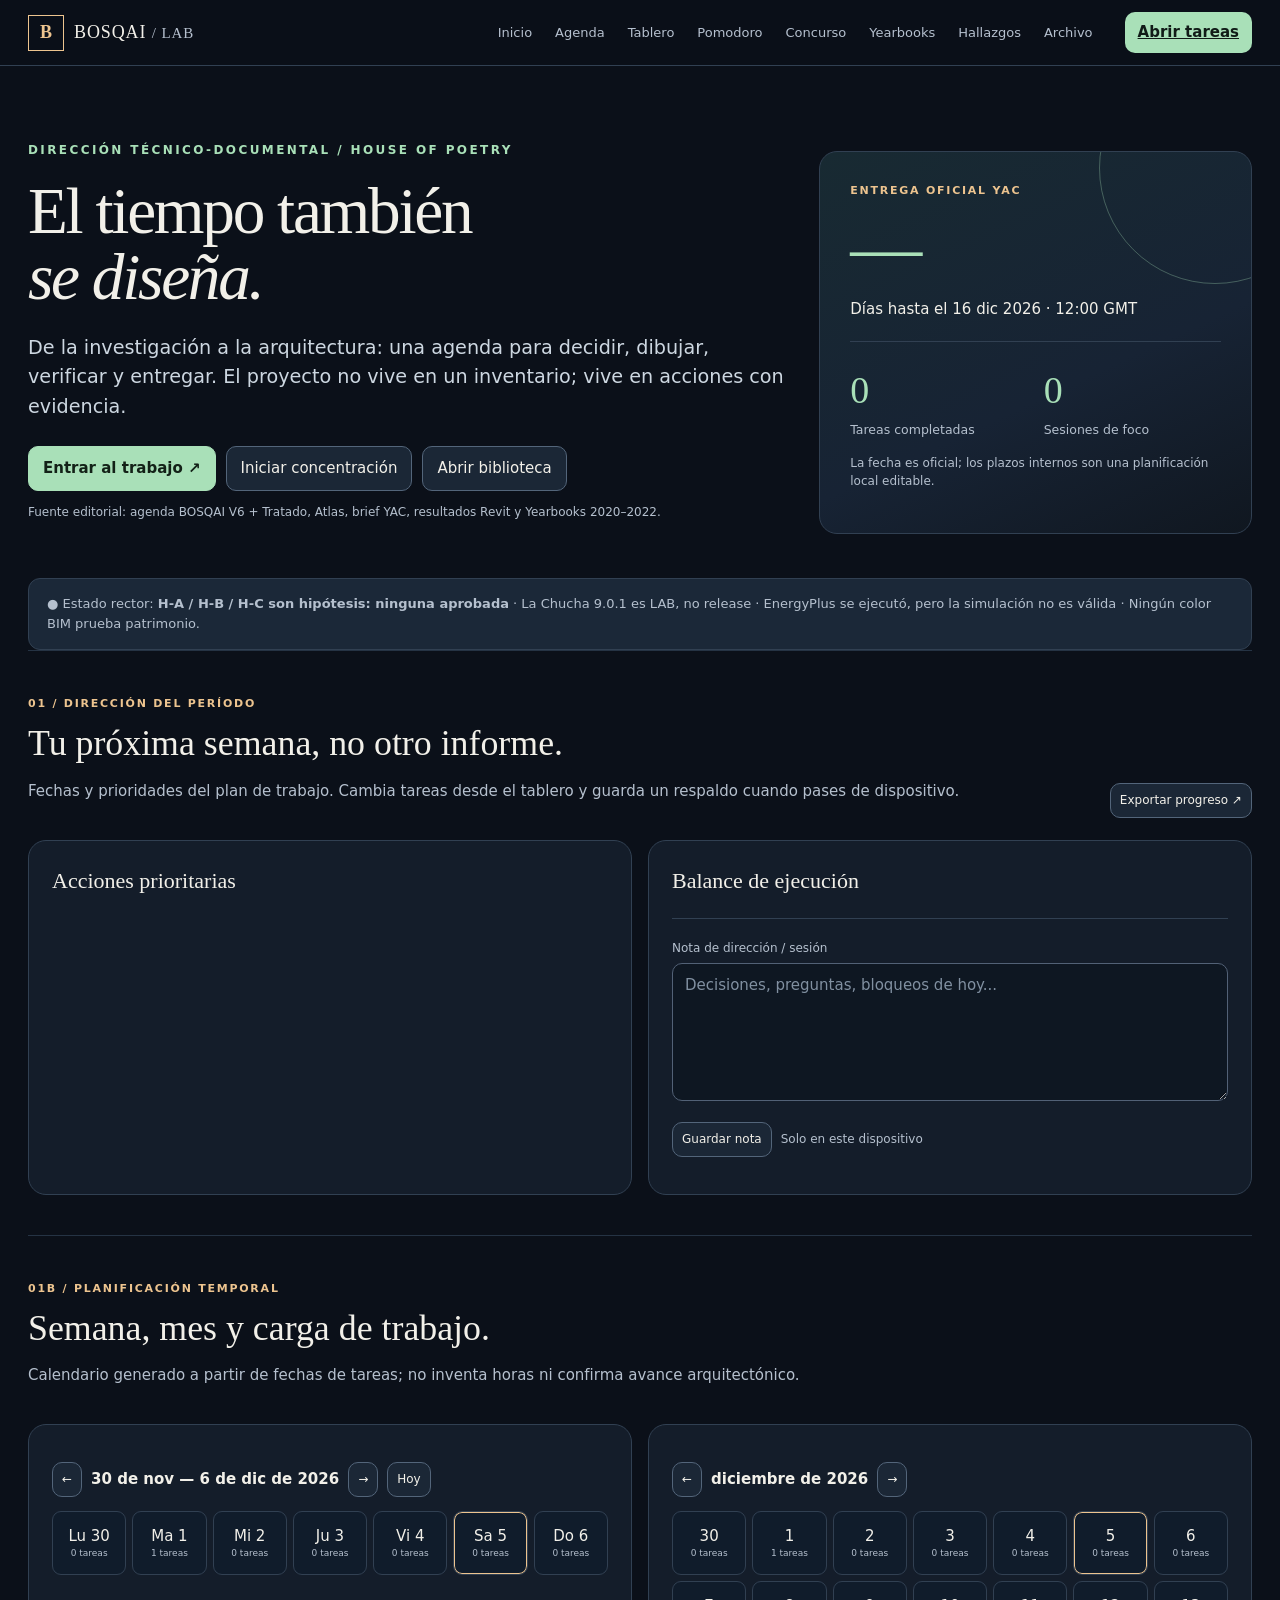
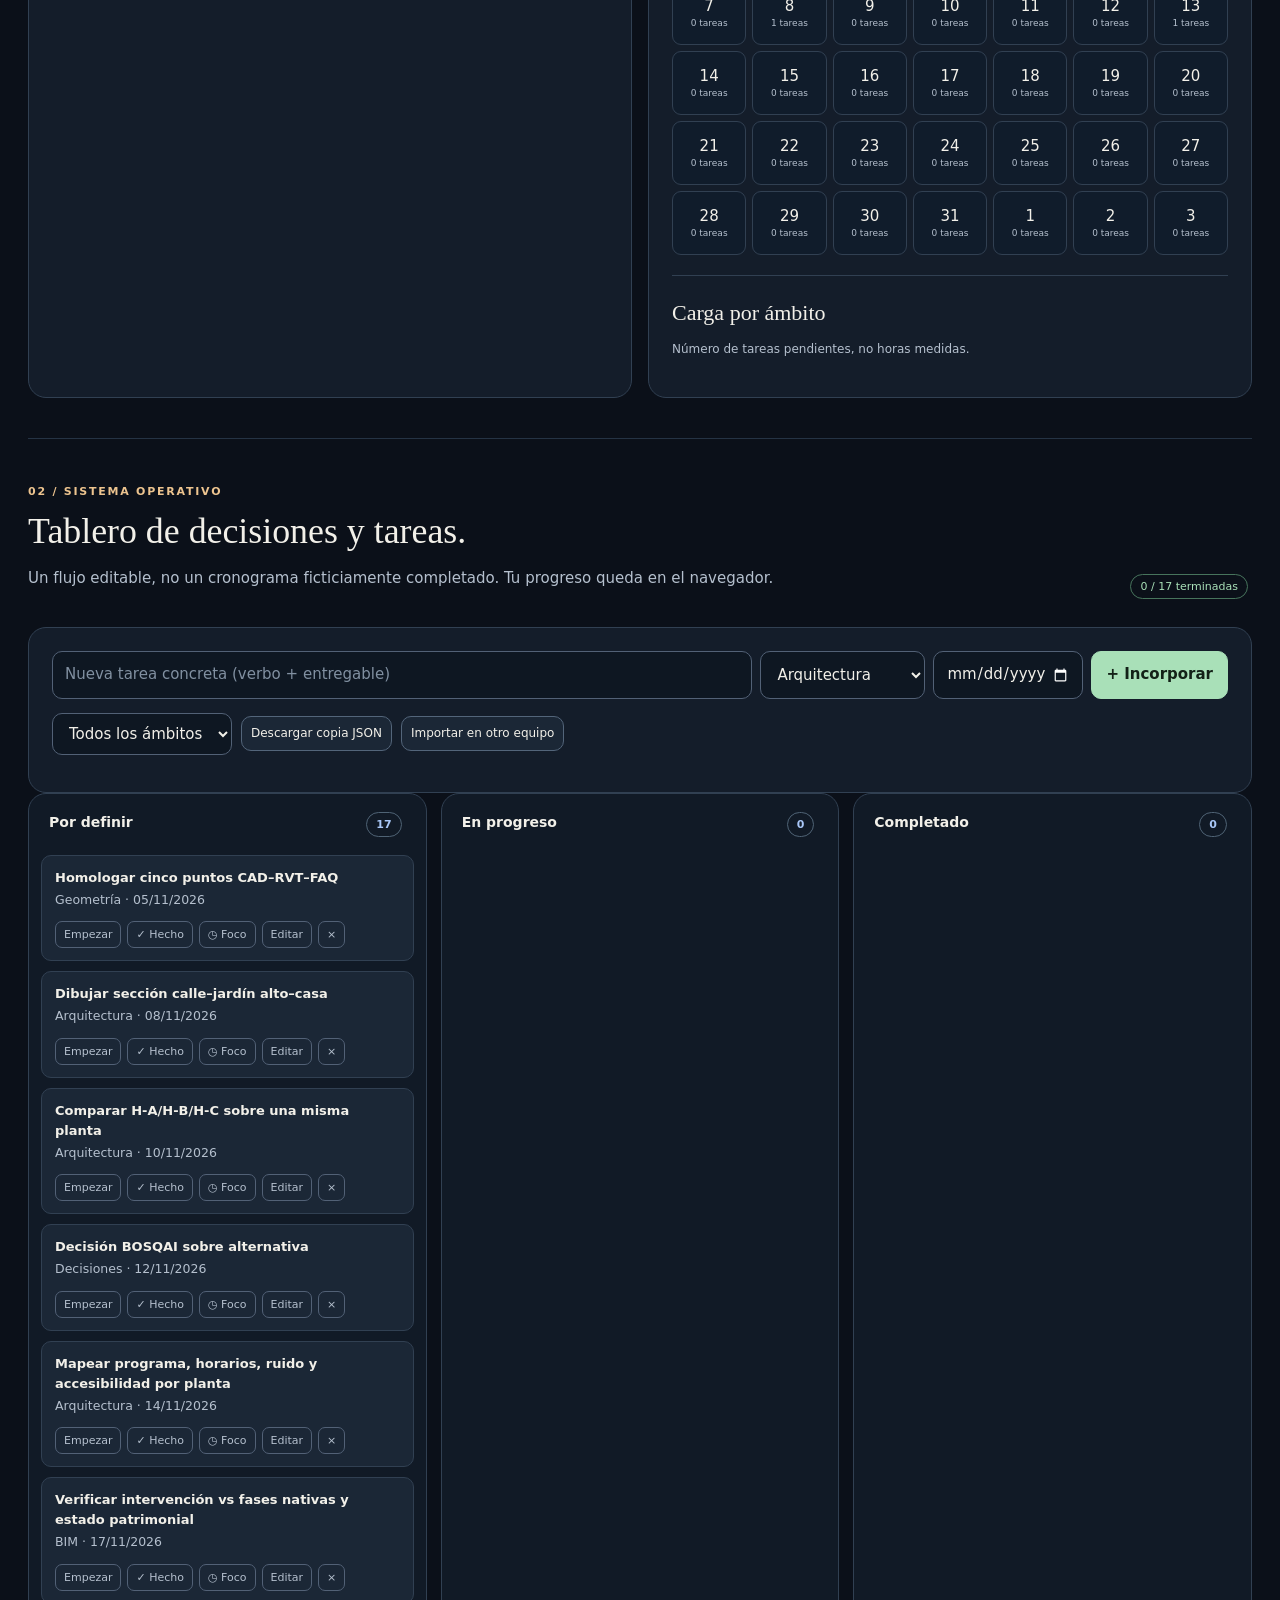
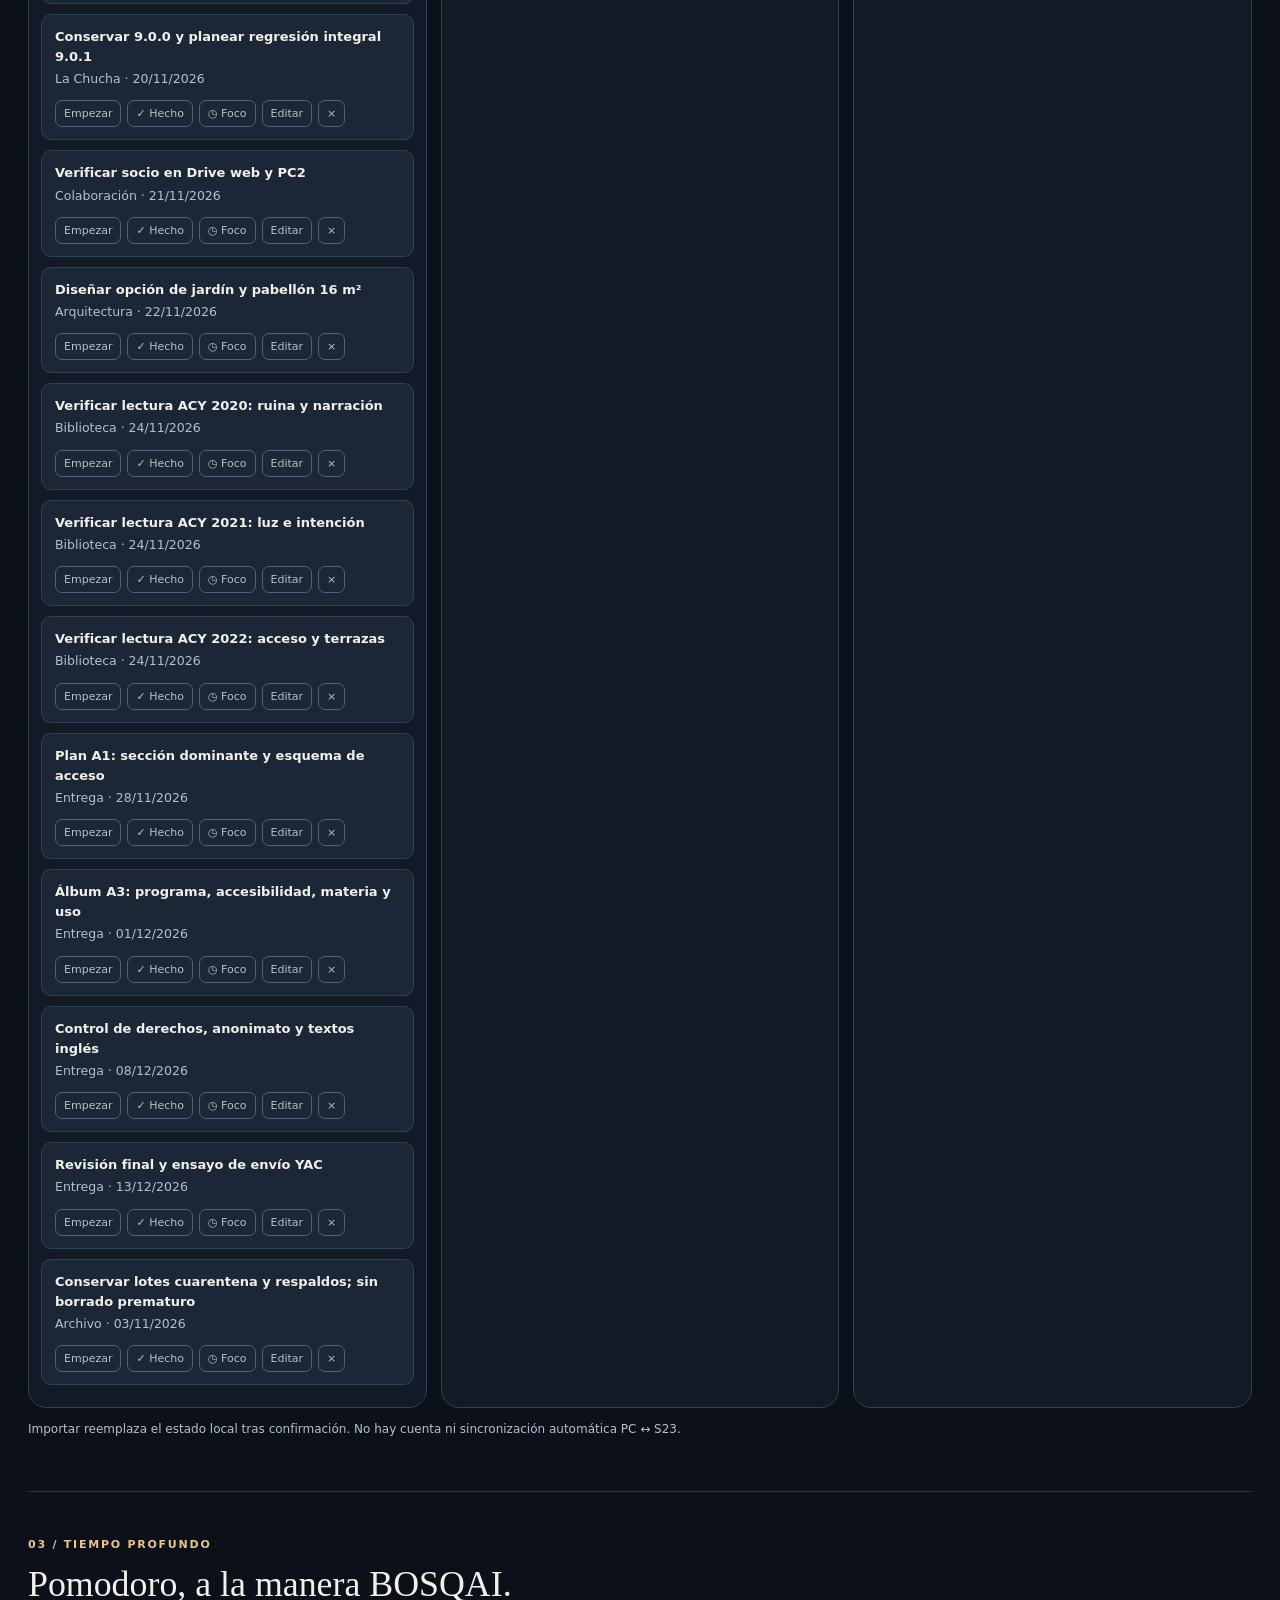
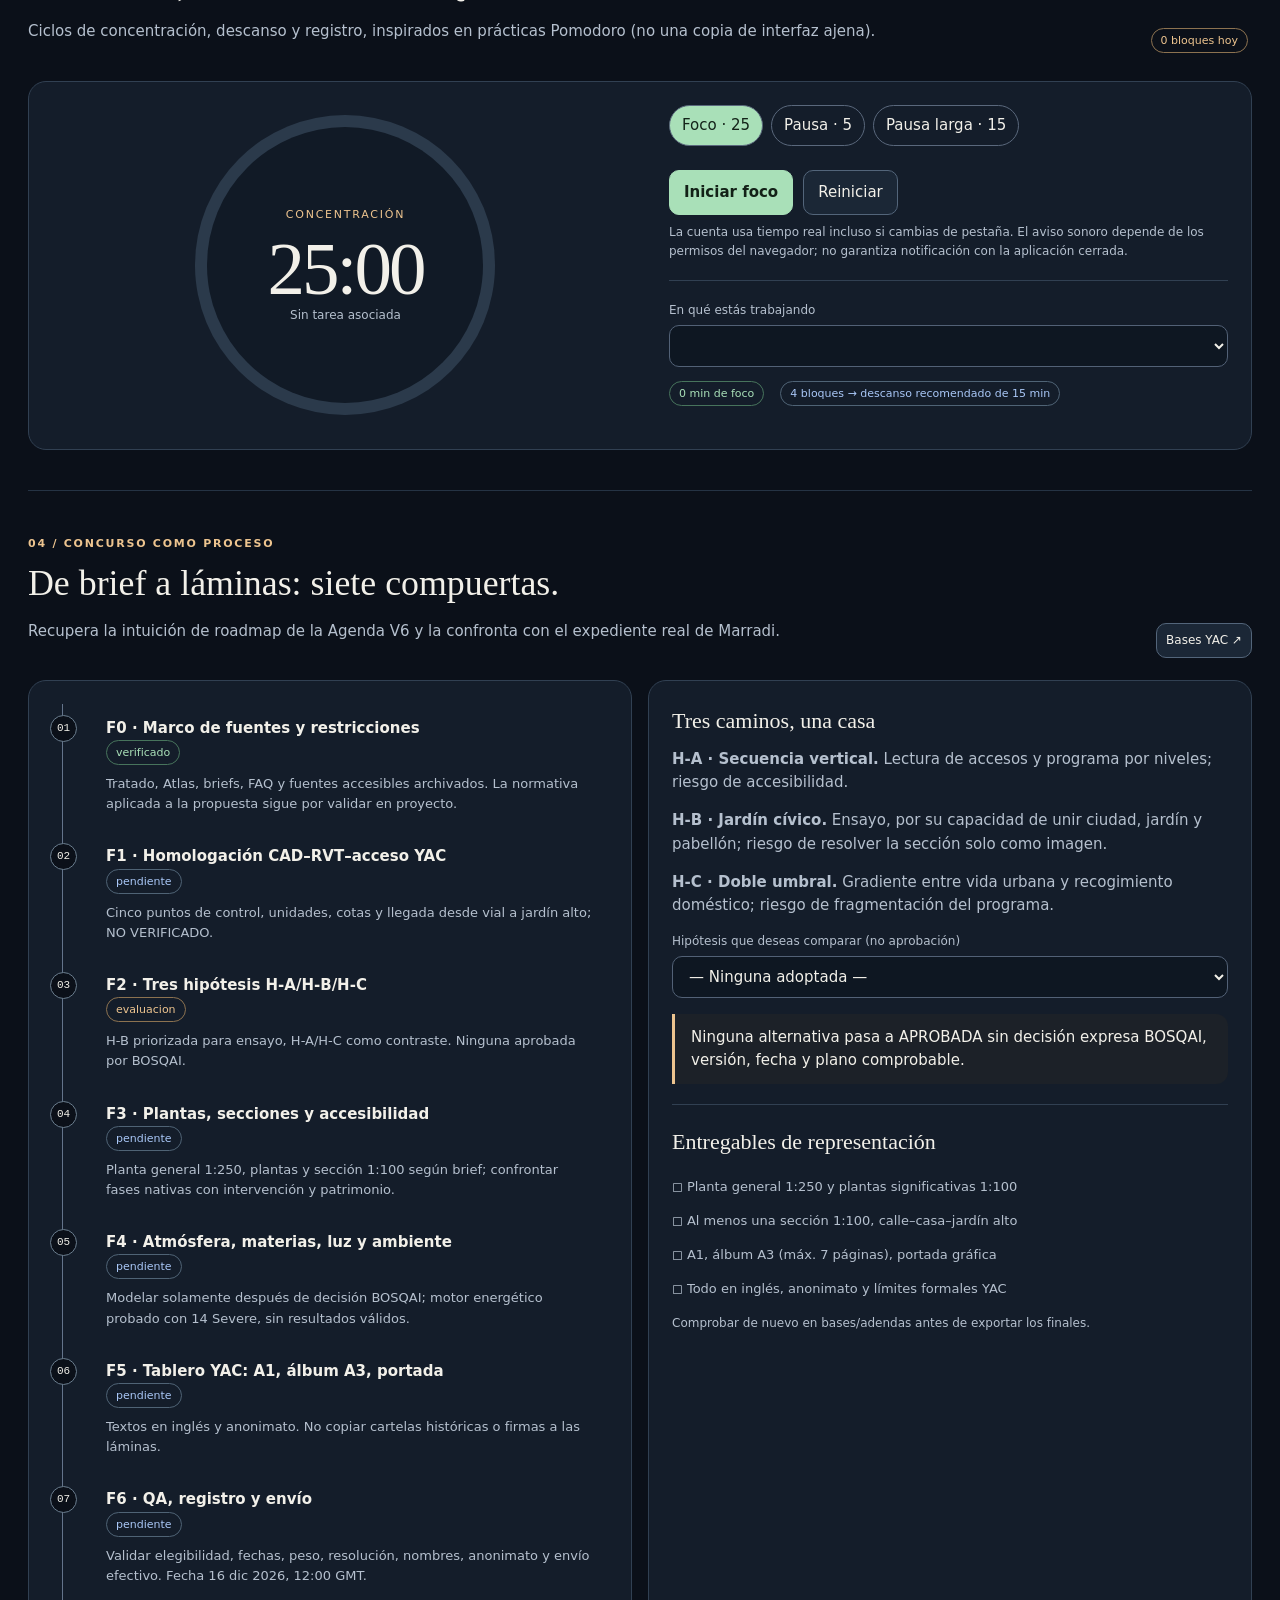
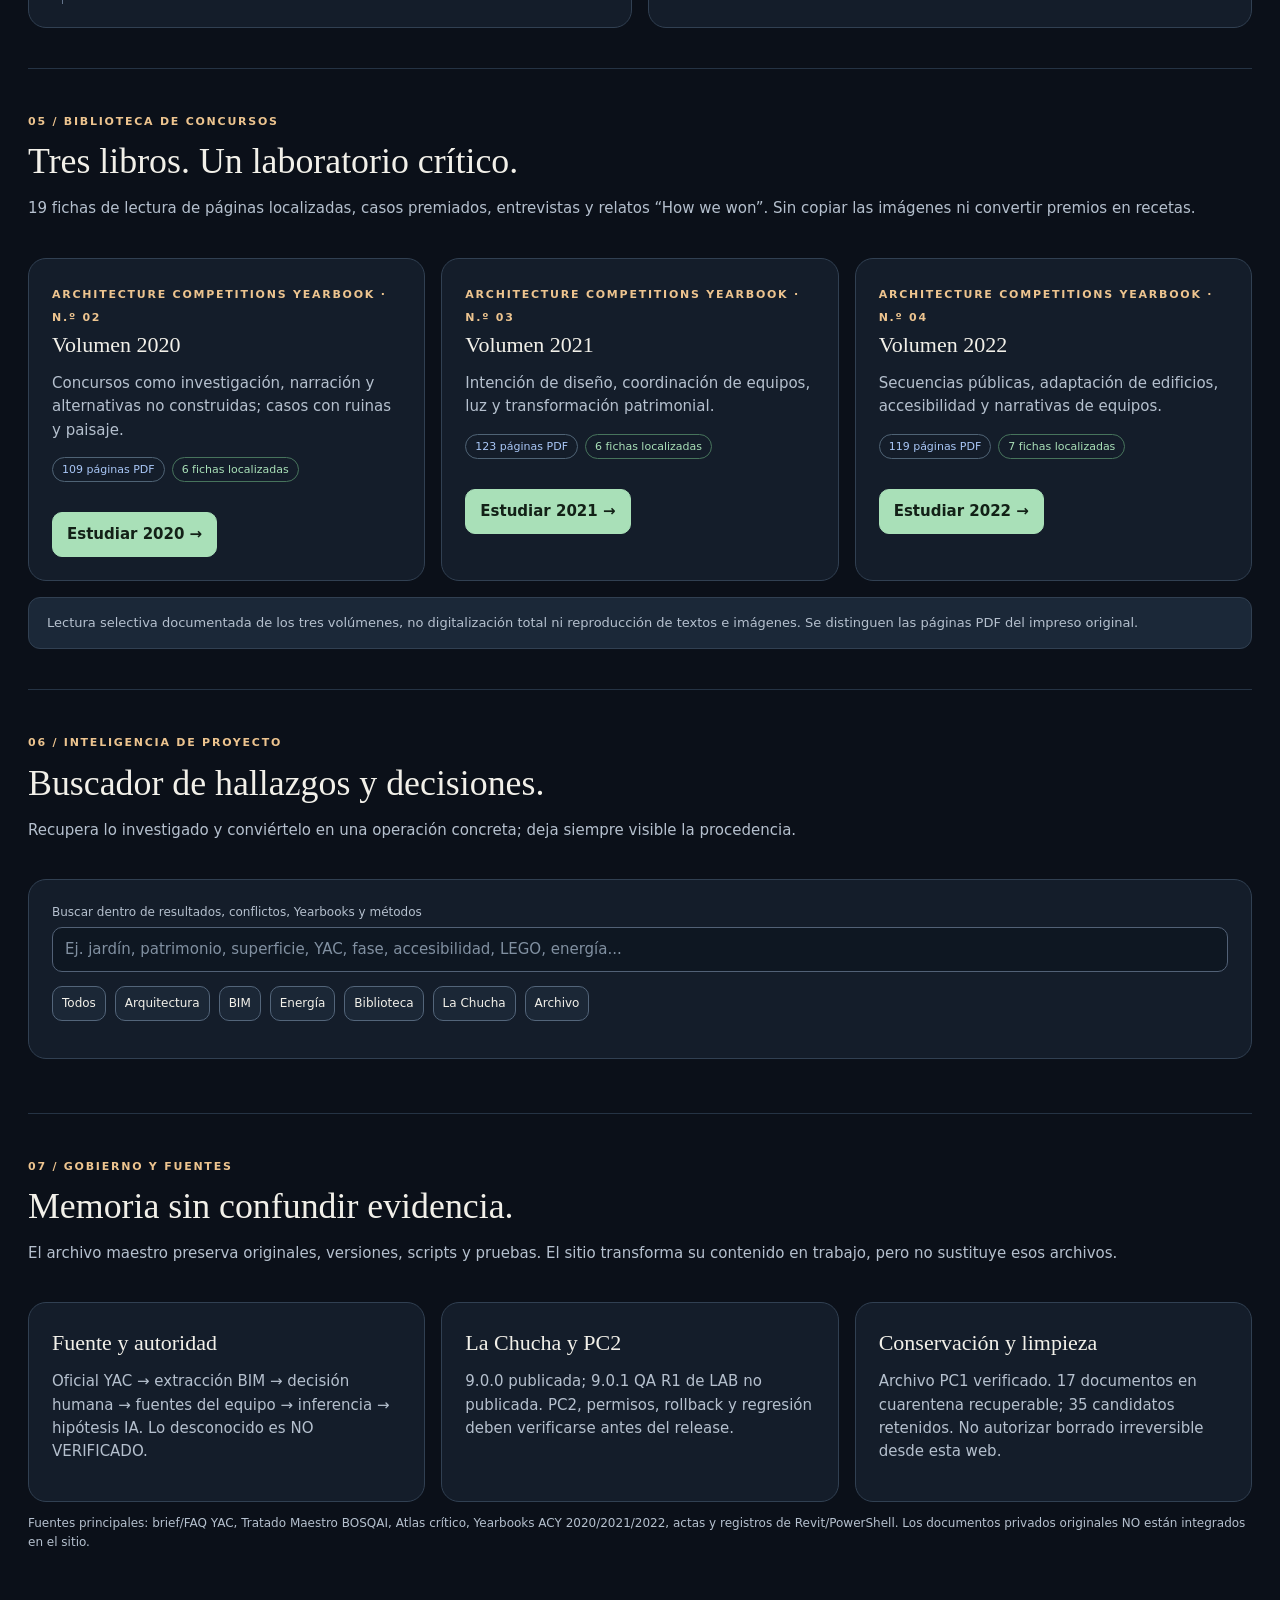
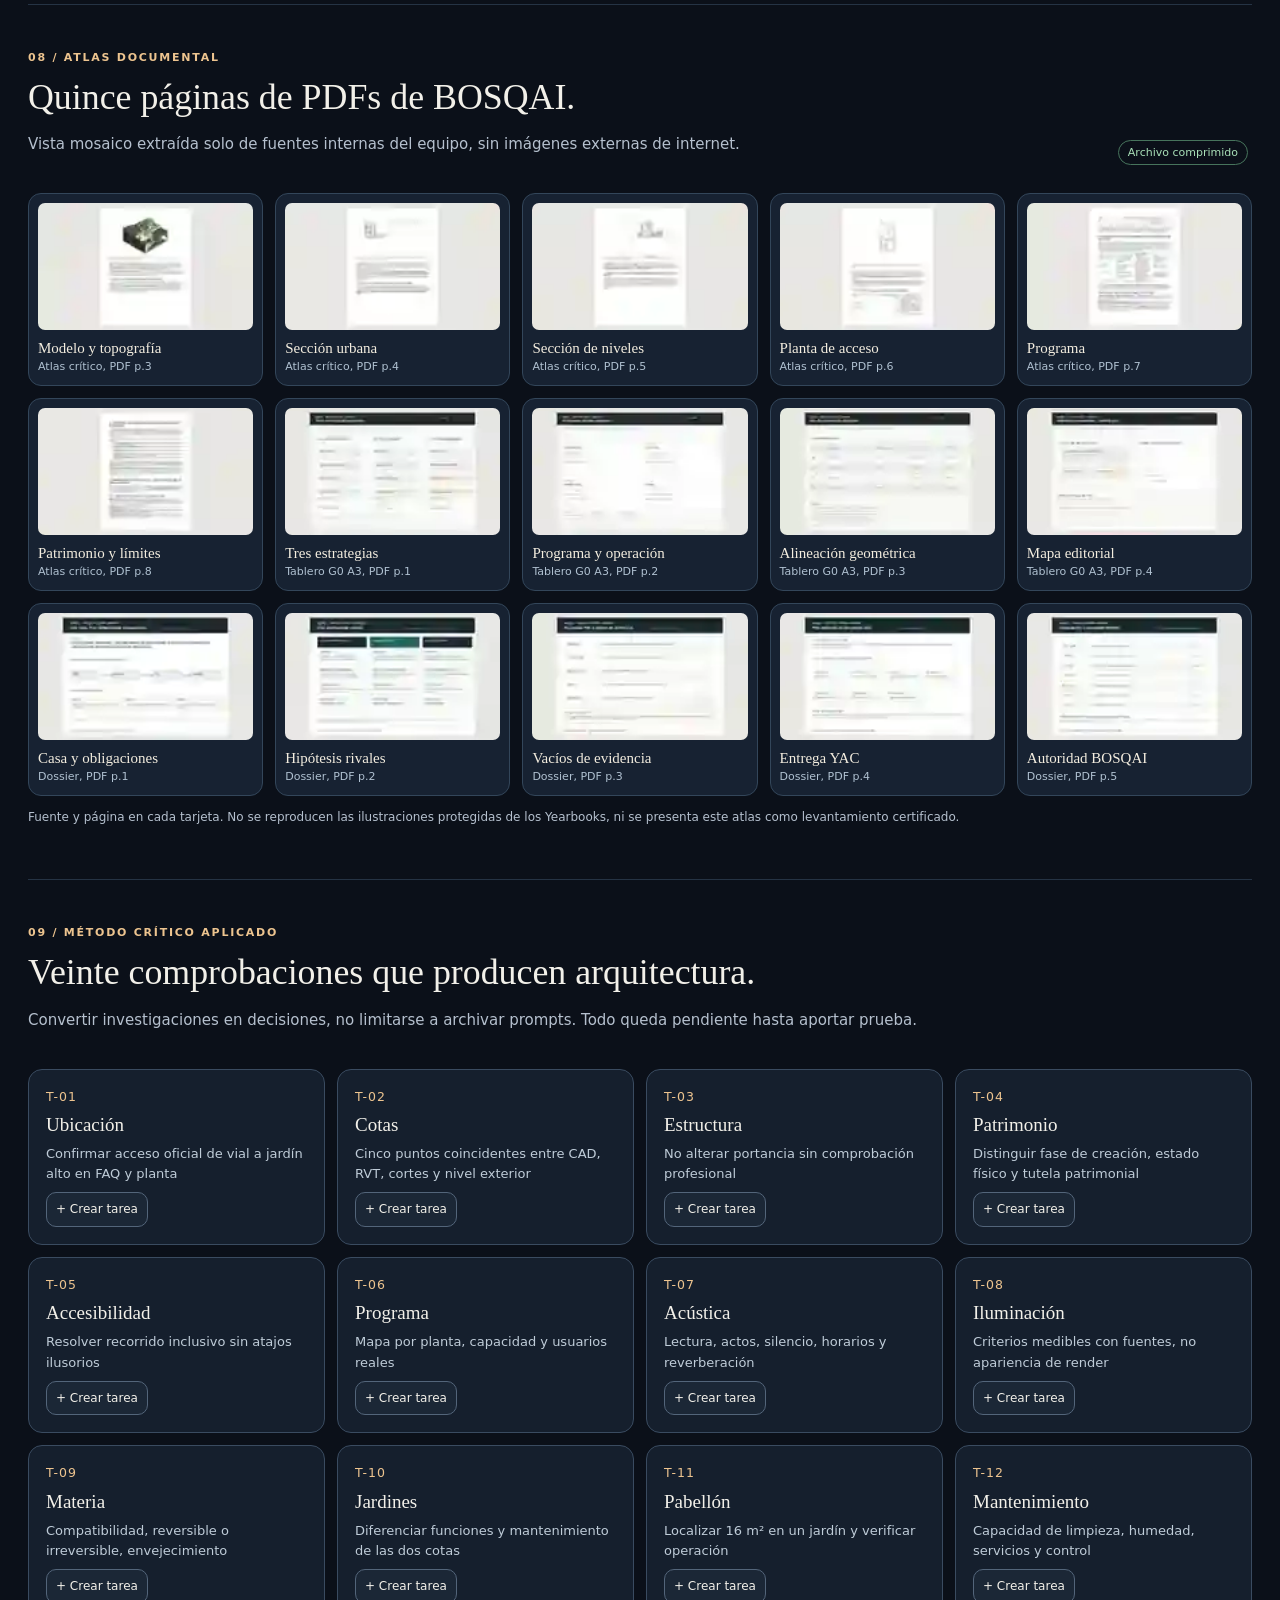
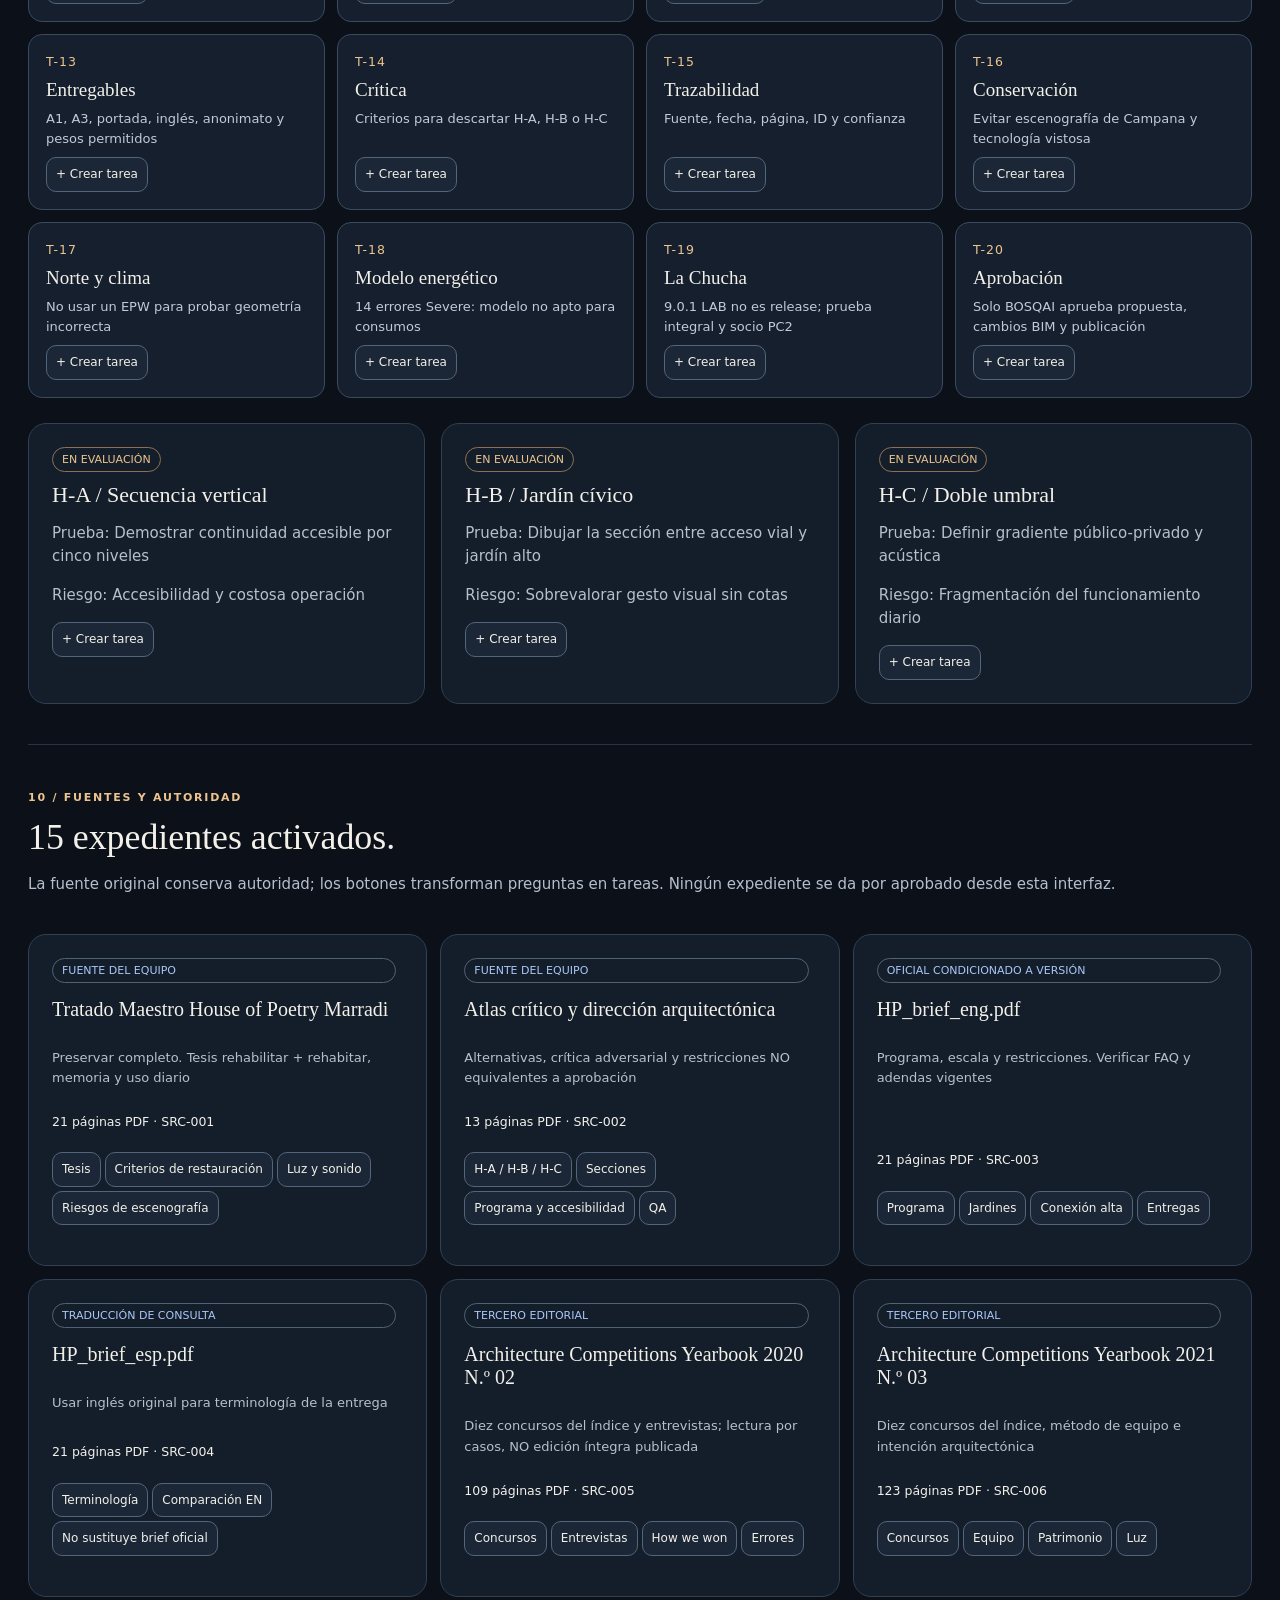
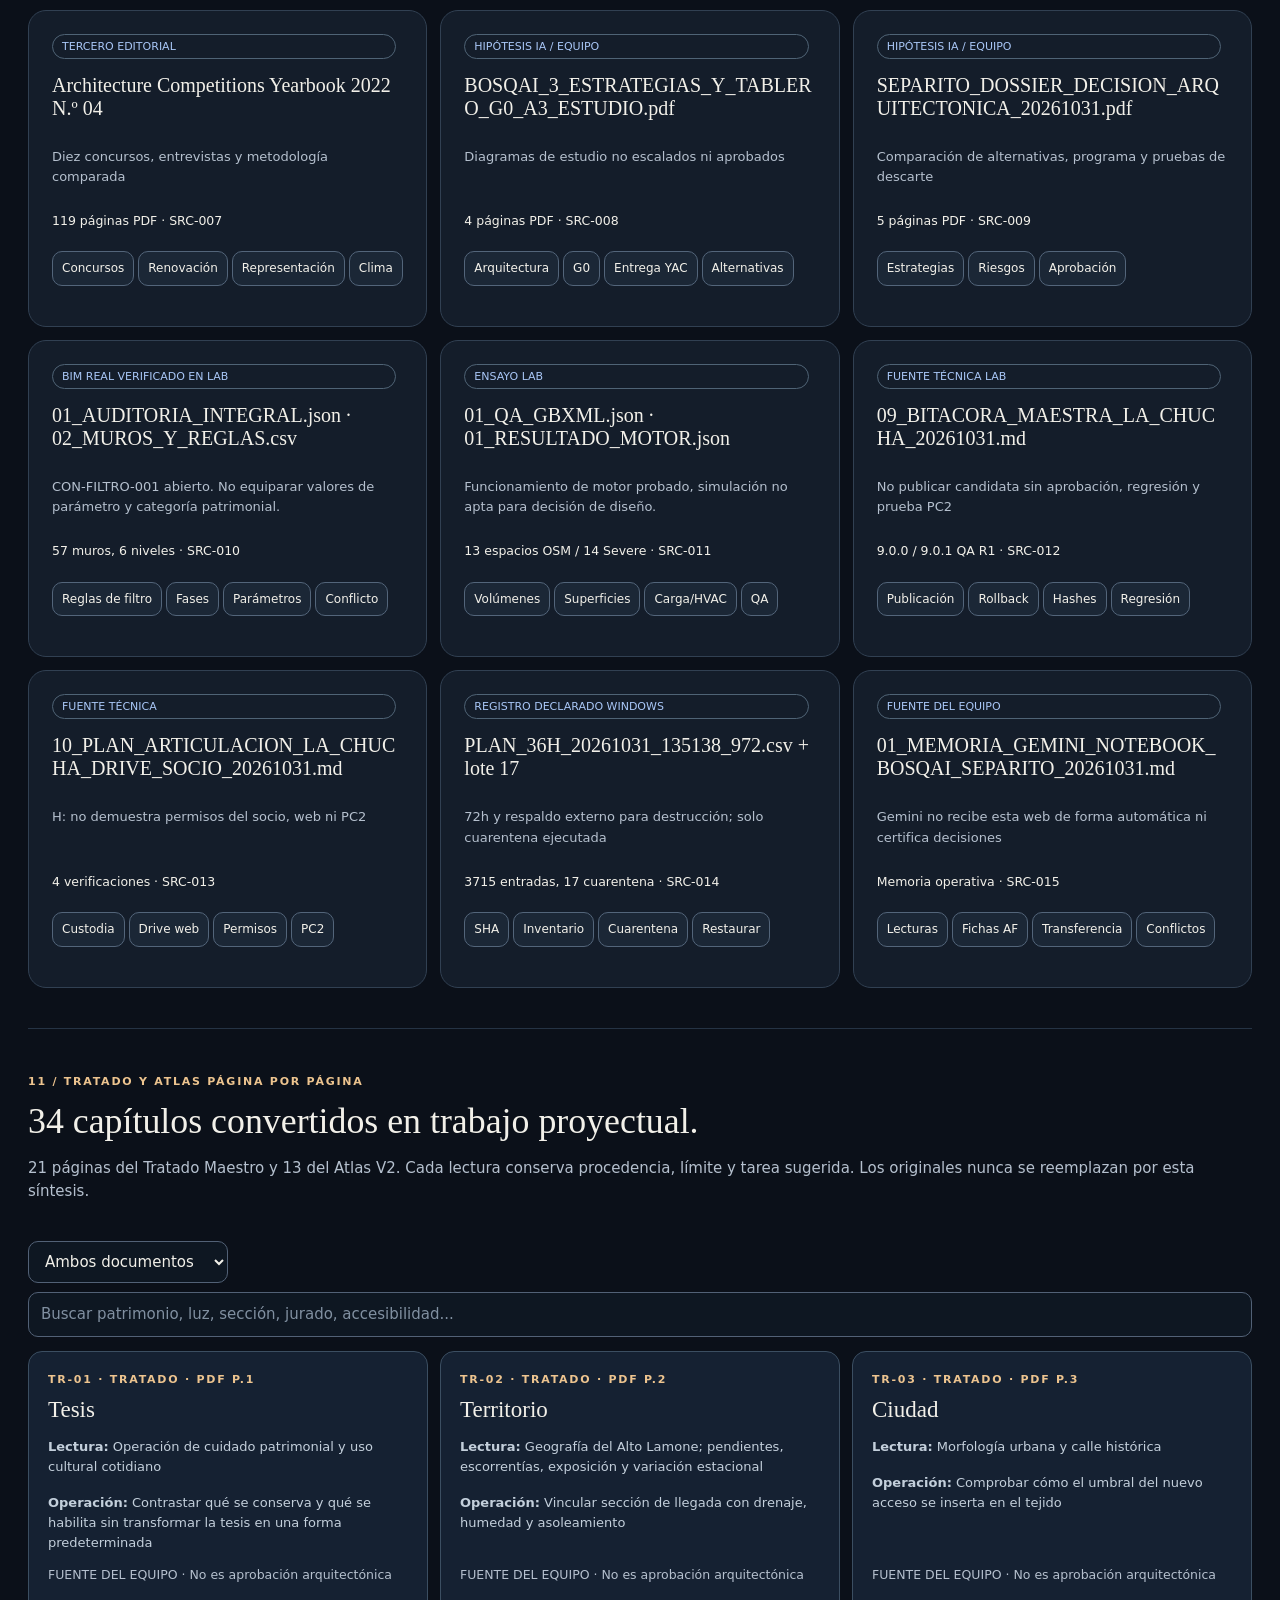
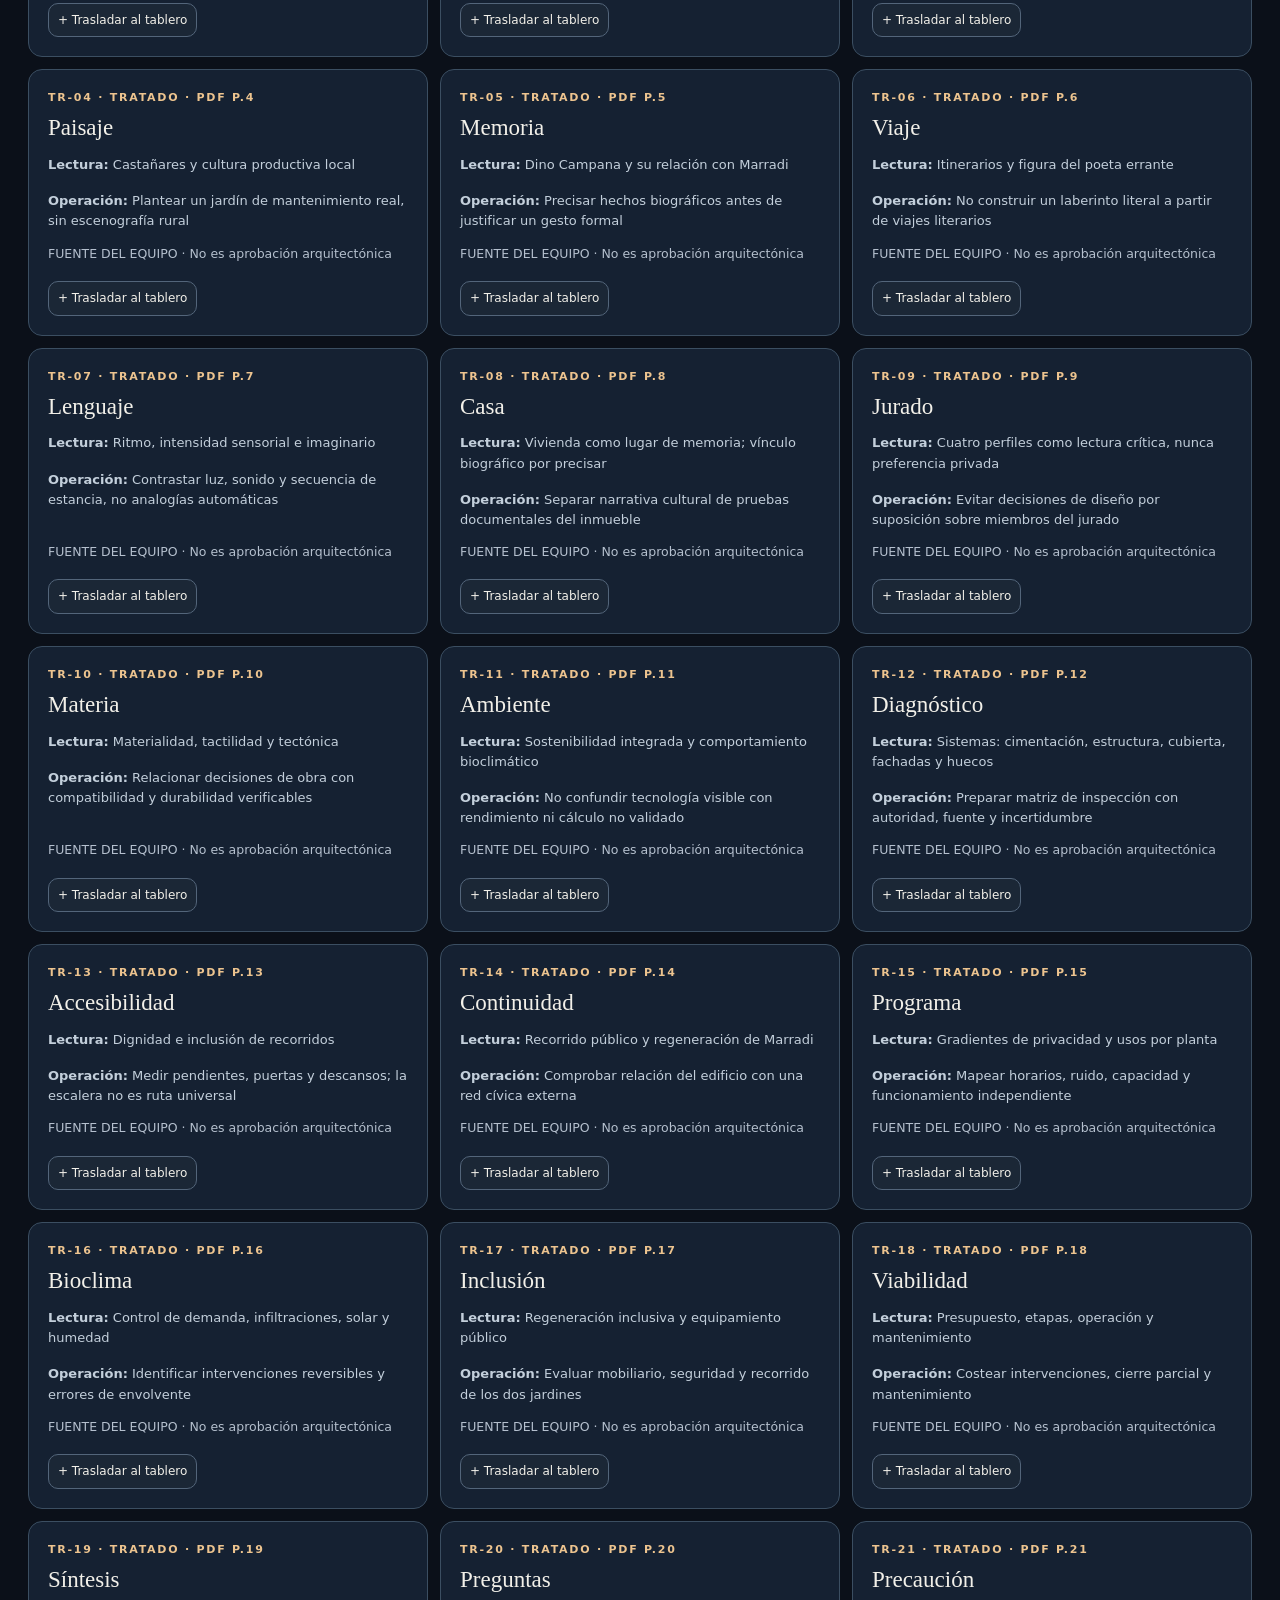
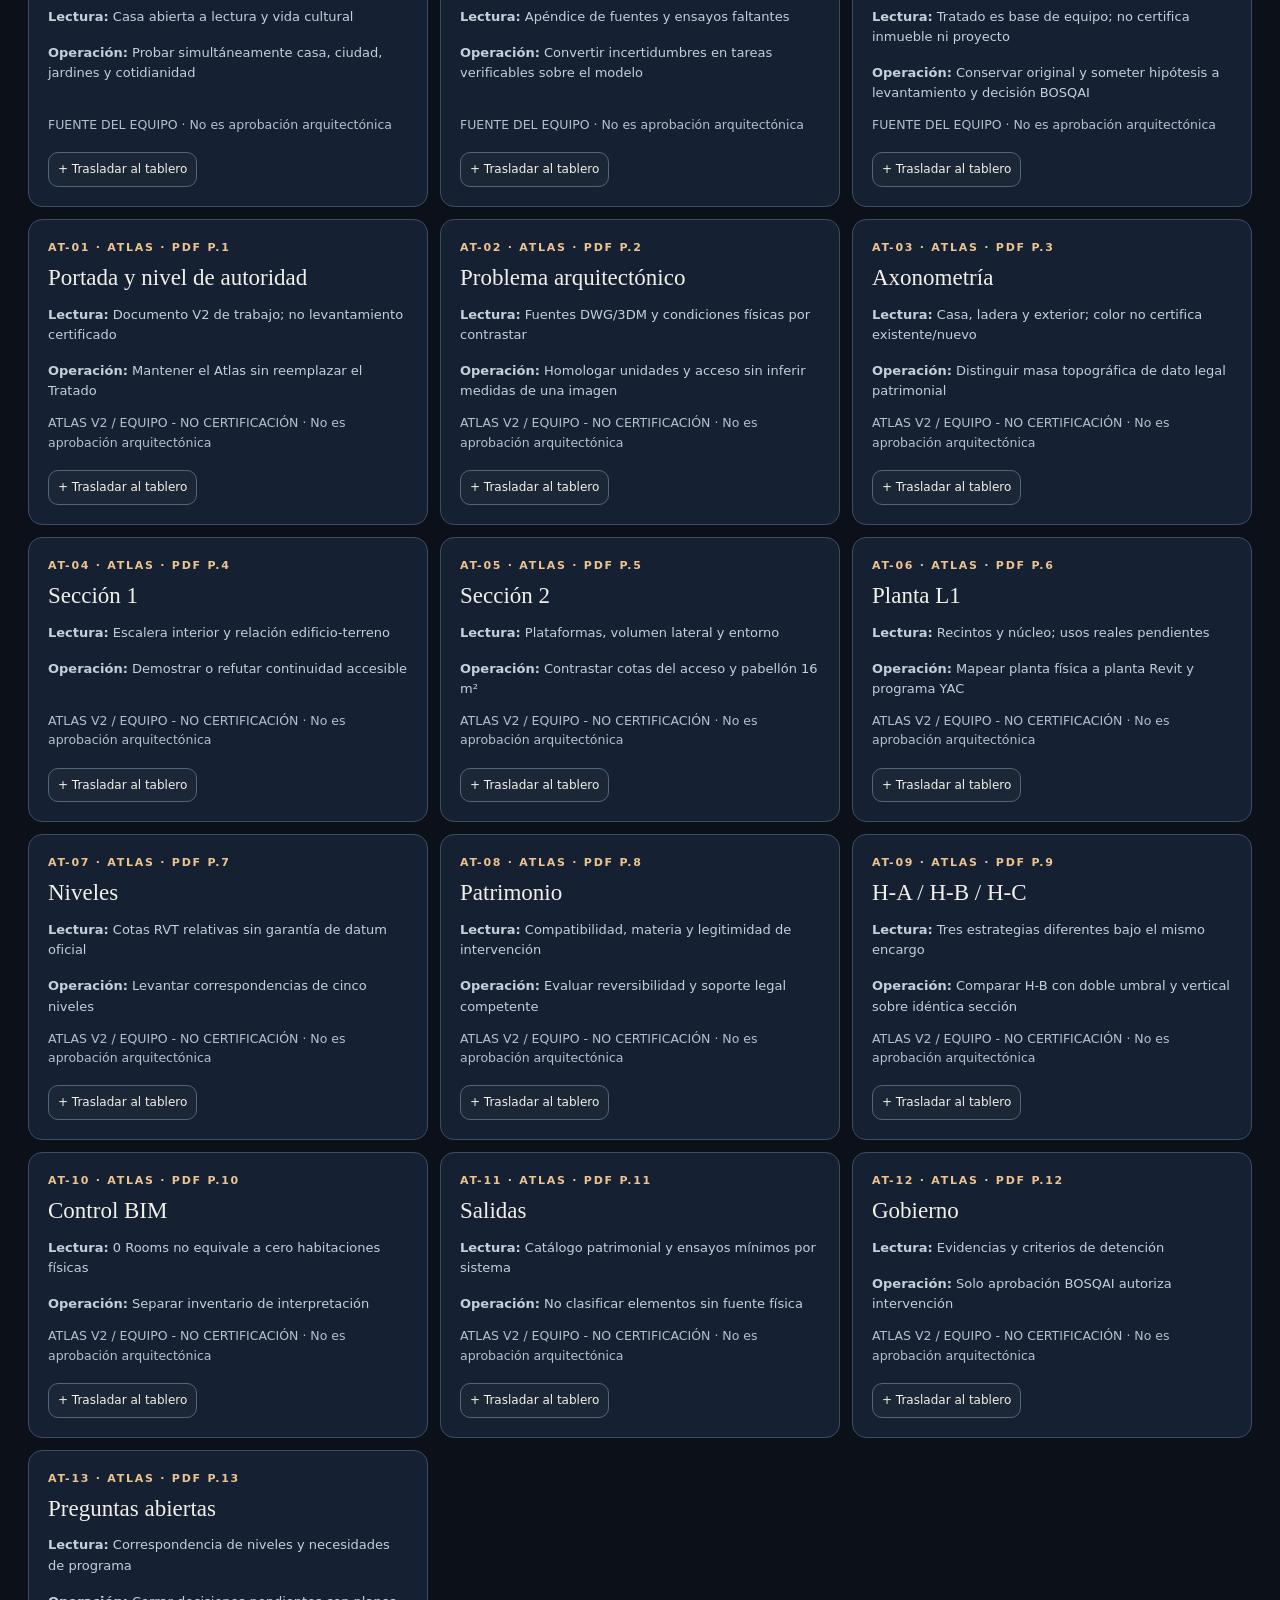
<file: index.html>
<!doctype html>
<html lang="es">
<head>
<meta charset="utf-8">
<meta name="viewport" content="width=device-width, initial-scale=1, viewport-fit=cover">
<meta name="theme-color" content="#0b1019">
<meta name="description" content="BOSQAI Arch-Core: sistema de trabajo arquitectónico House of Poetry, agenda, Pomodoro, investigación y biblioteca crítica ACY.">
<meta name="color-scheme" content="dark">
<title>Estudio y dirección · BOSQAI Arch-Core</title>
<link rel="icon" type="image/svg+xml" href="assets/favicon.svg">
<link rel="manifest" href="manifest.webmanifest">
<link rel="stylesheet" href="style.css">
<link rel="stylesheet" href="research.css">
<link rel="stylesheet" href="dossier-pro.css">
</head>
<body data-book="" data-base="">
<a class="sr" href="#root">Ir al contenido</a>
<header class="topbar"></header>
<main id="root"><div class="container"><p>Cargando el estudio BOSQAI… Si este texto permanece, revisa JavaScript.</p></div></main>
<footer class="foot"></footer>
<nav class="mobile-bottom" aria-label="Navegación móvil"></nav>
<div id="toast" role="status" aria-live="polite" class="toast hide"></div>
<script src="data.js" defer></script>
<script src="deep.js" defer></script>
<script src="chapters.js" defer></script>
<script src="visual-data.js" defer></script>
<script src="app.js" defer></script>
<script src="research.js" defer></script>
<script src="chapters-view.js" defer></script>
<script src="compare.js" defer></script>
<script src="dossier-pro.js" defer></script>
</body>
</html>
</file>
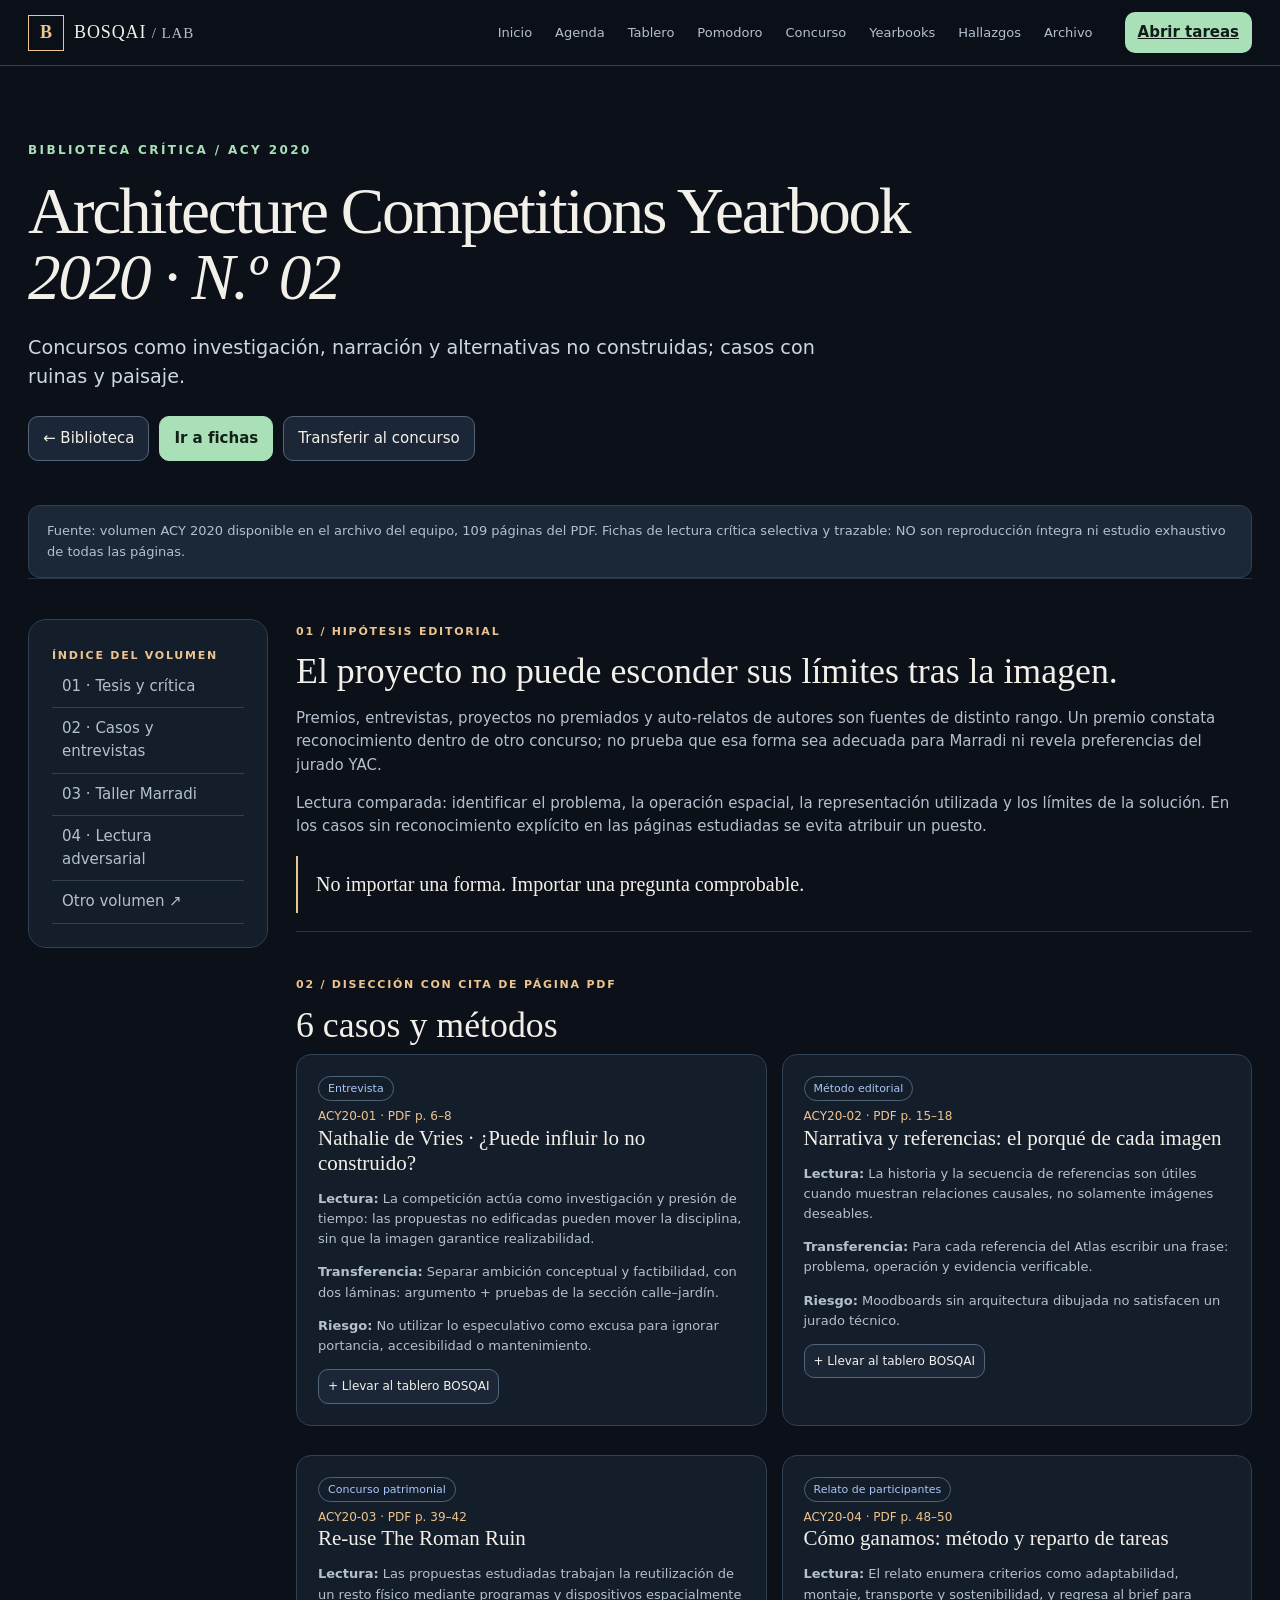
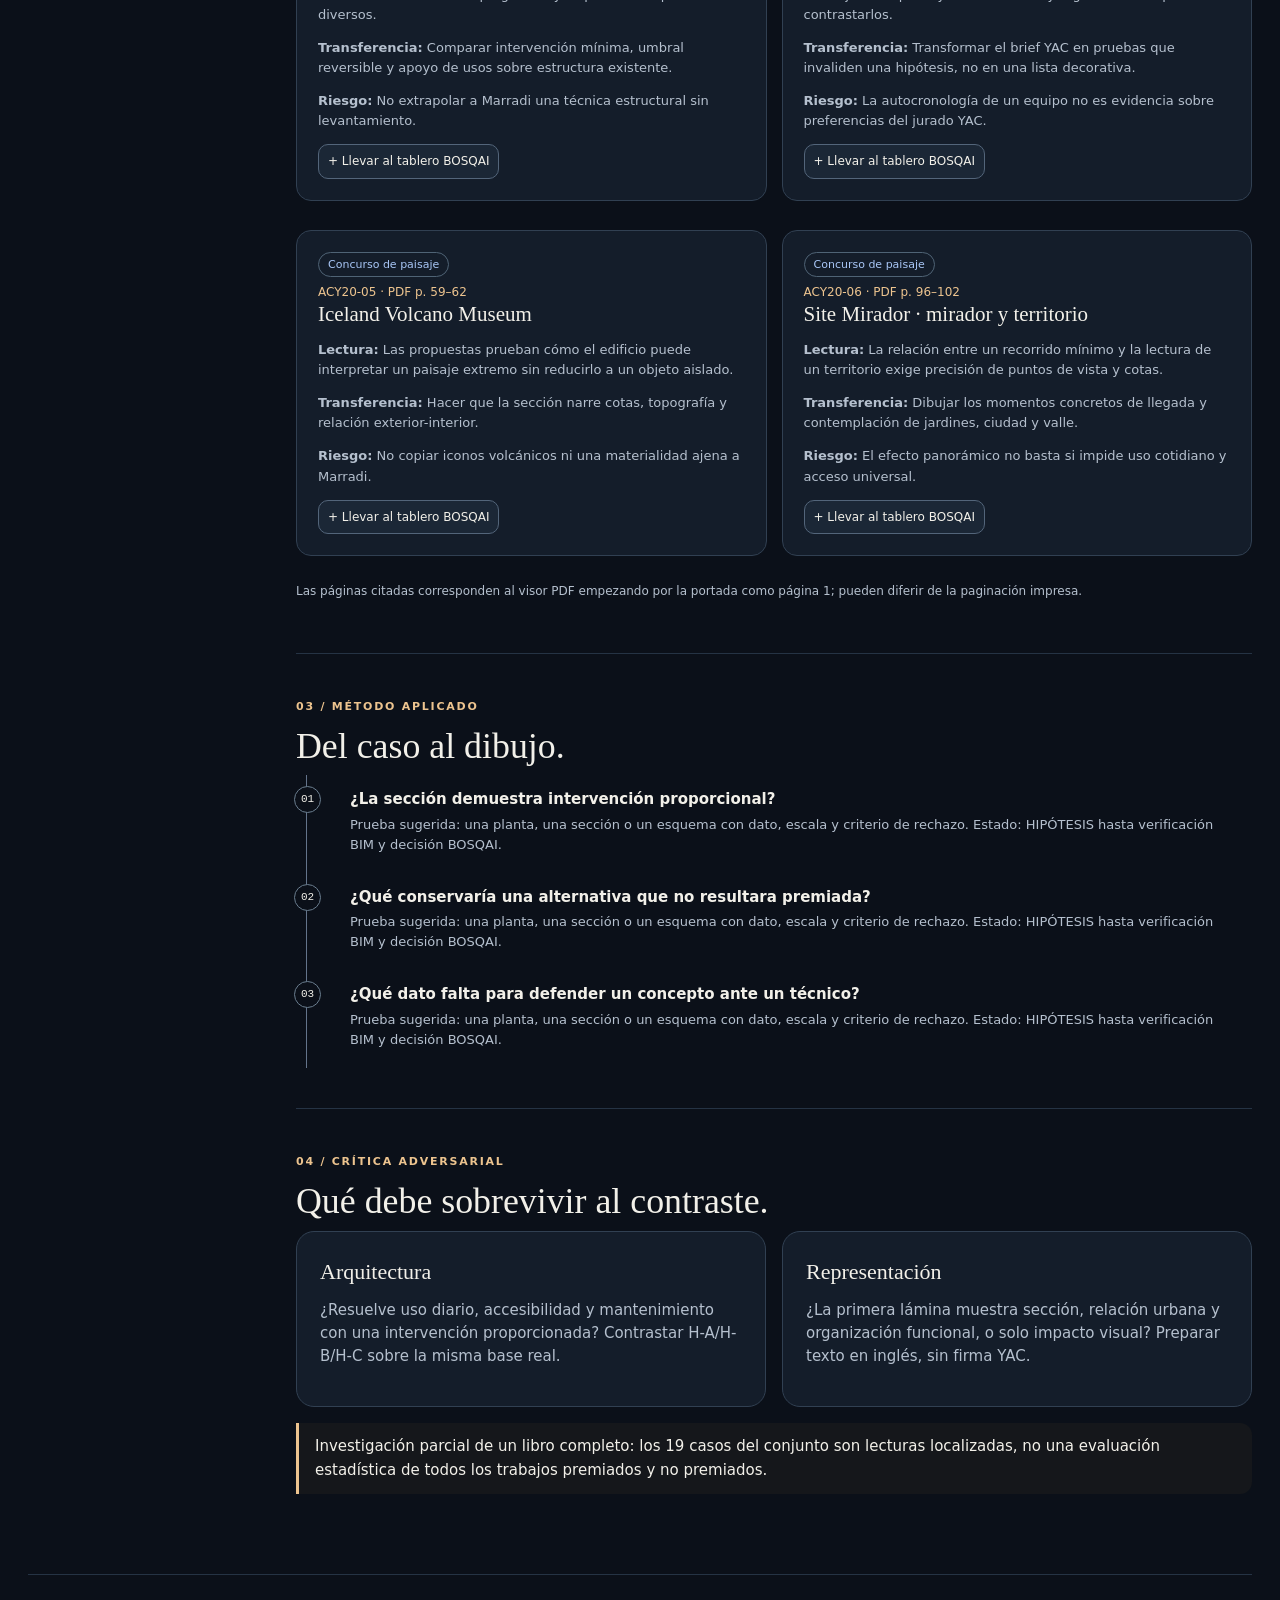
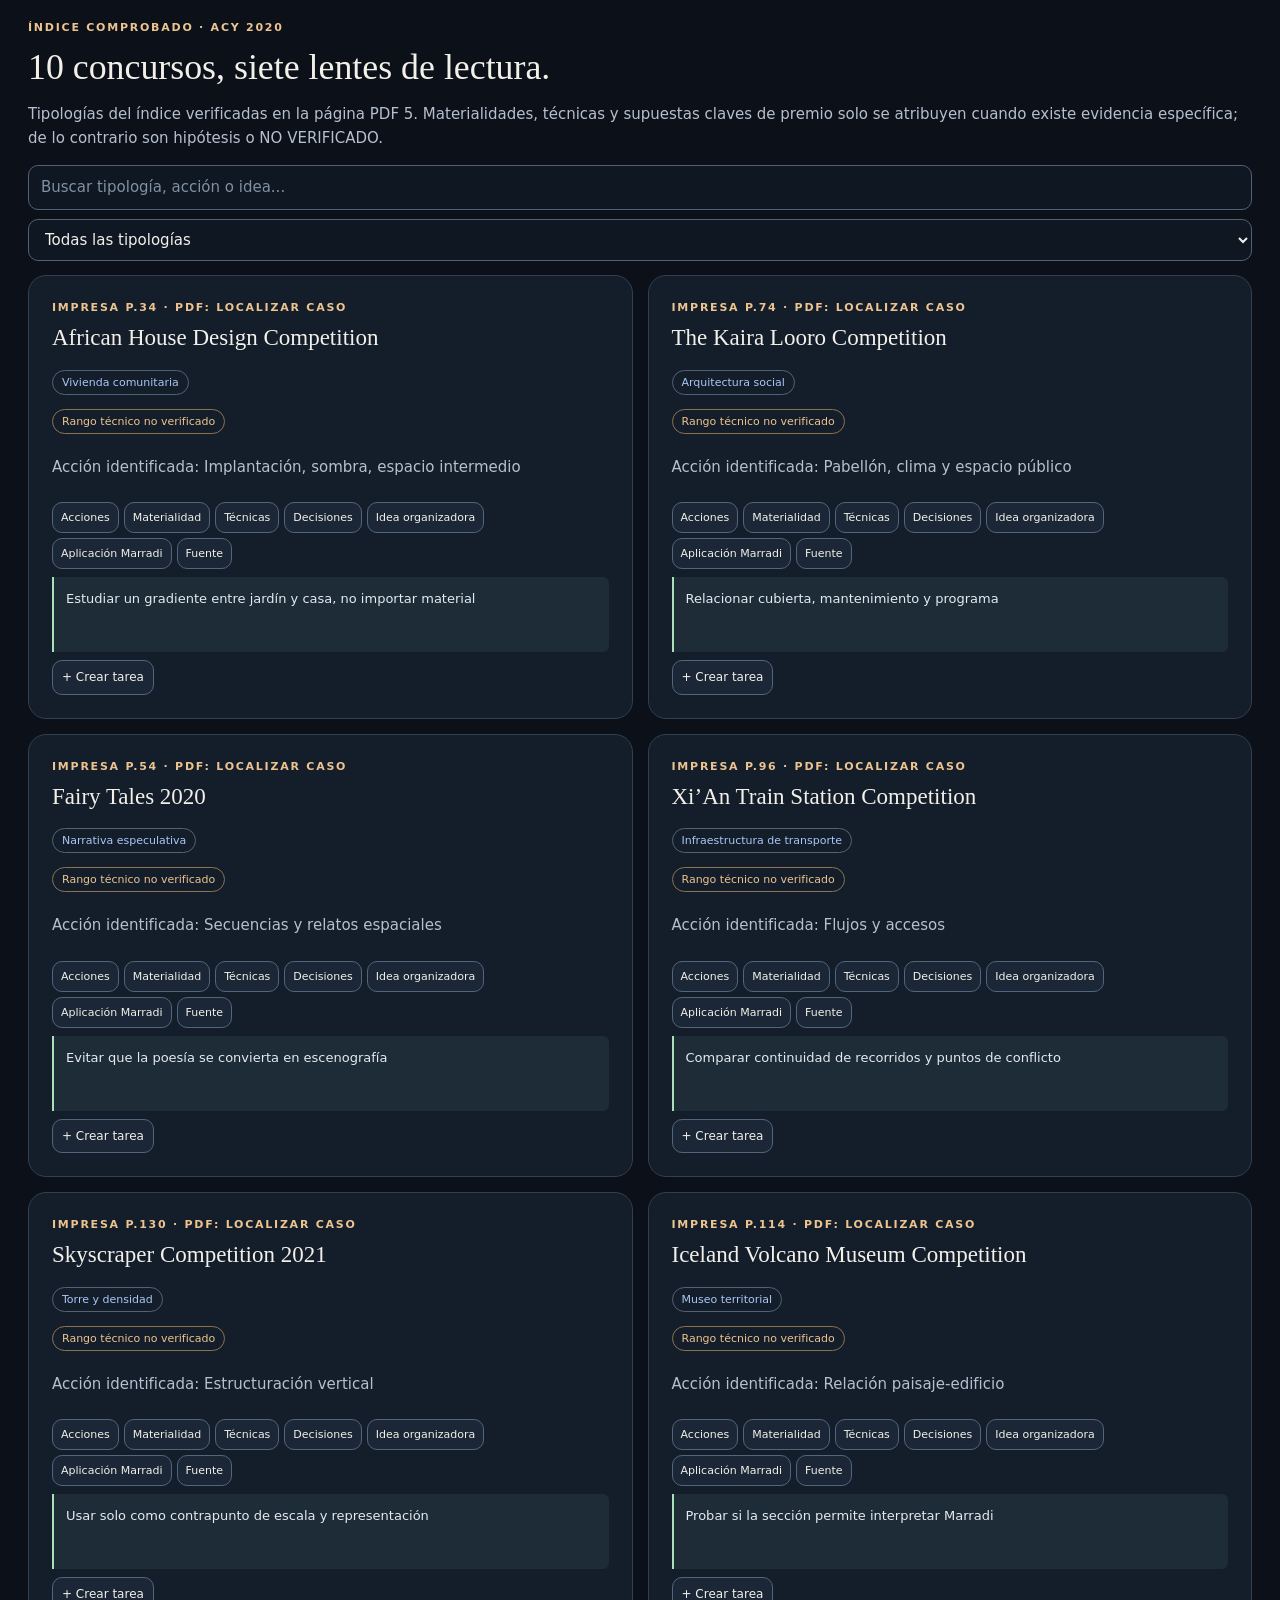
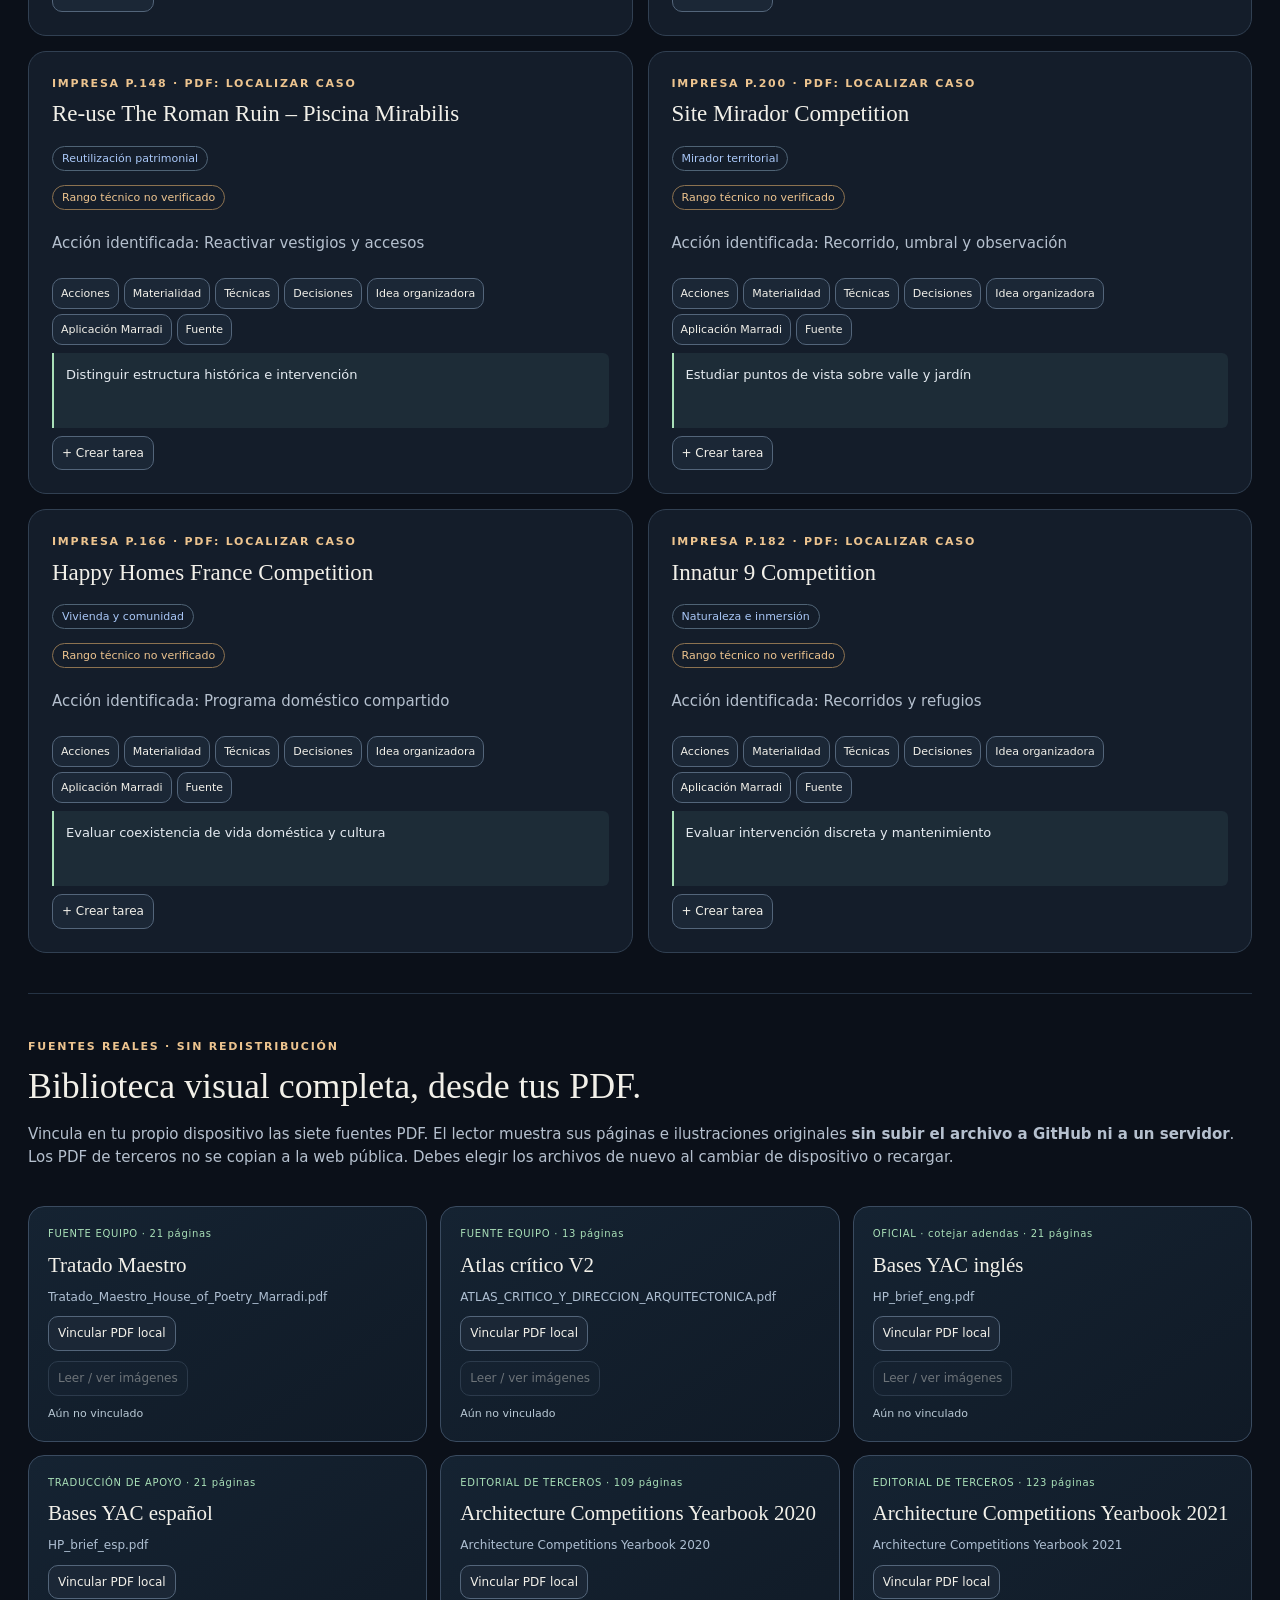
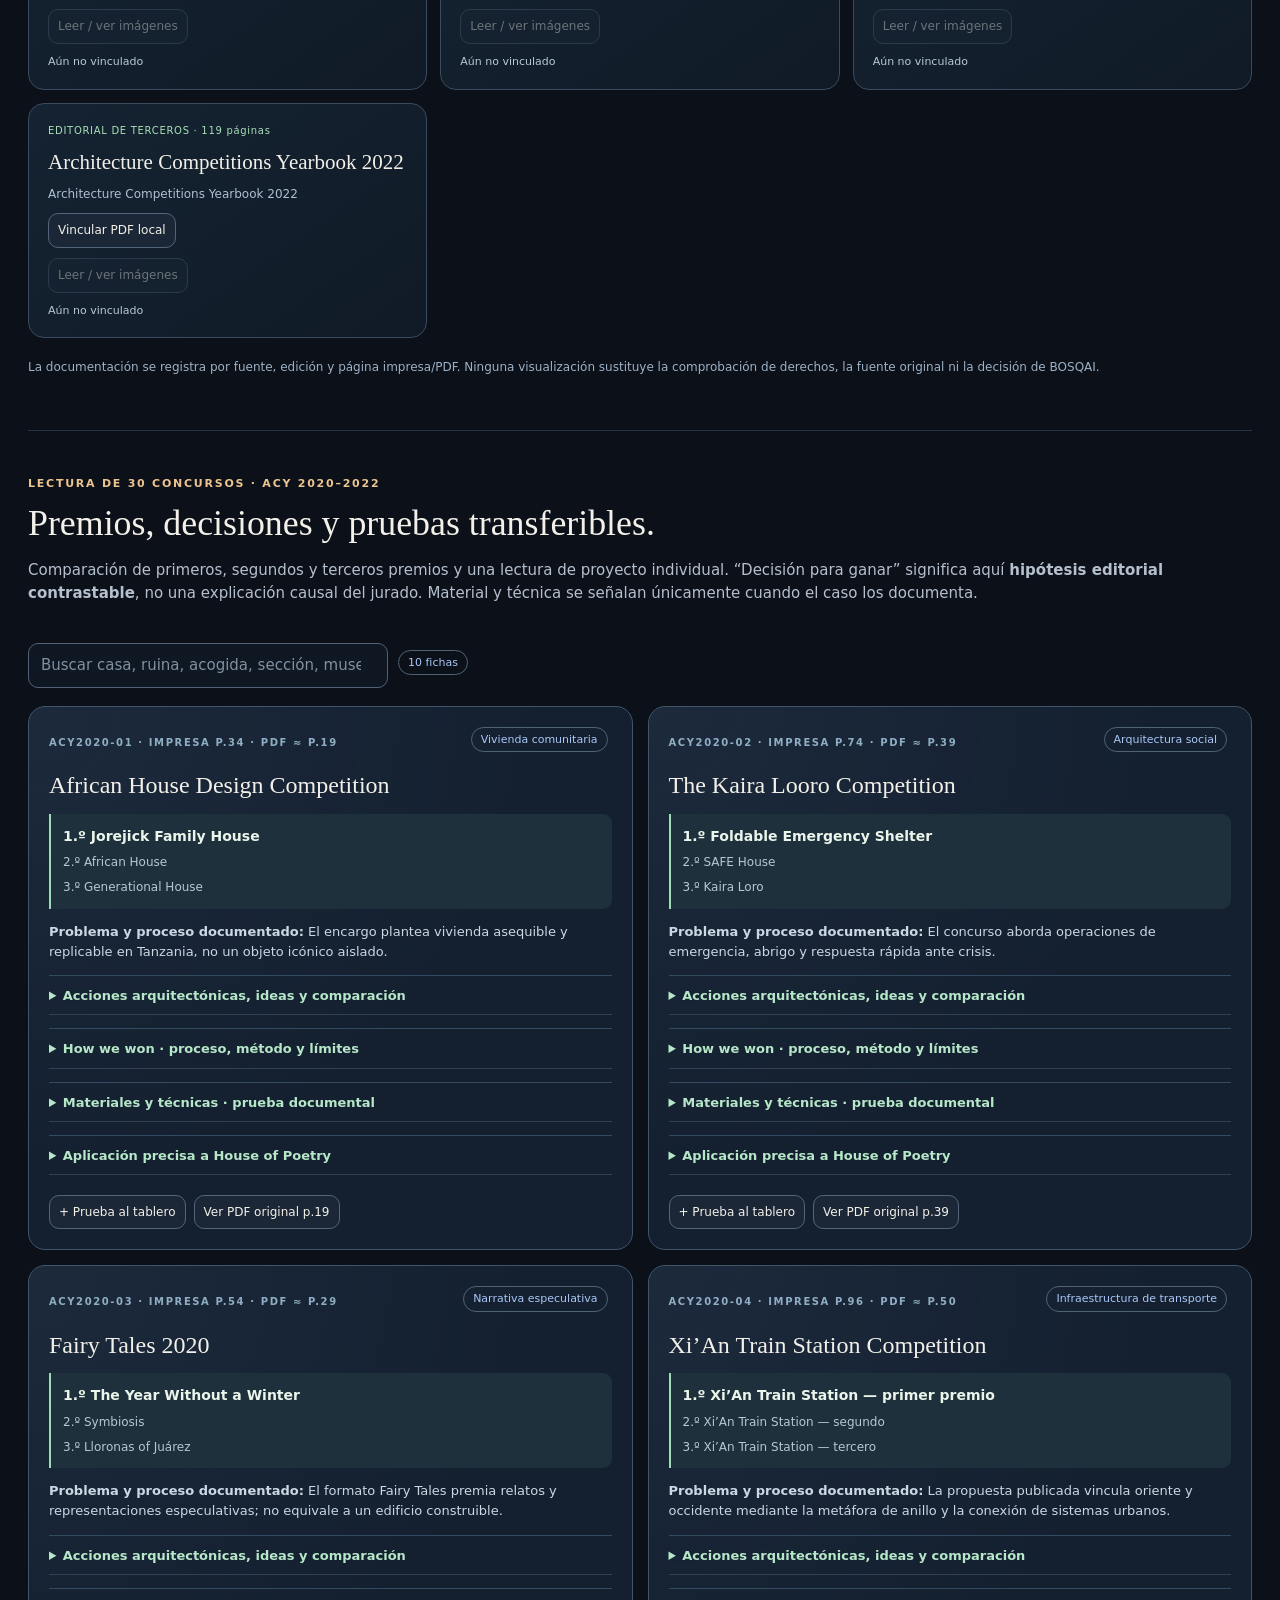
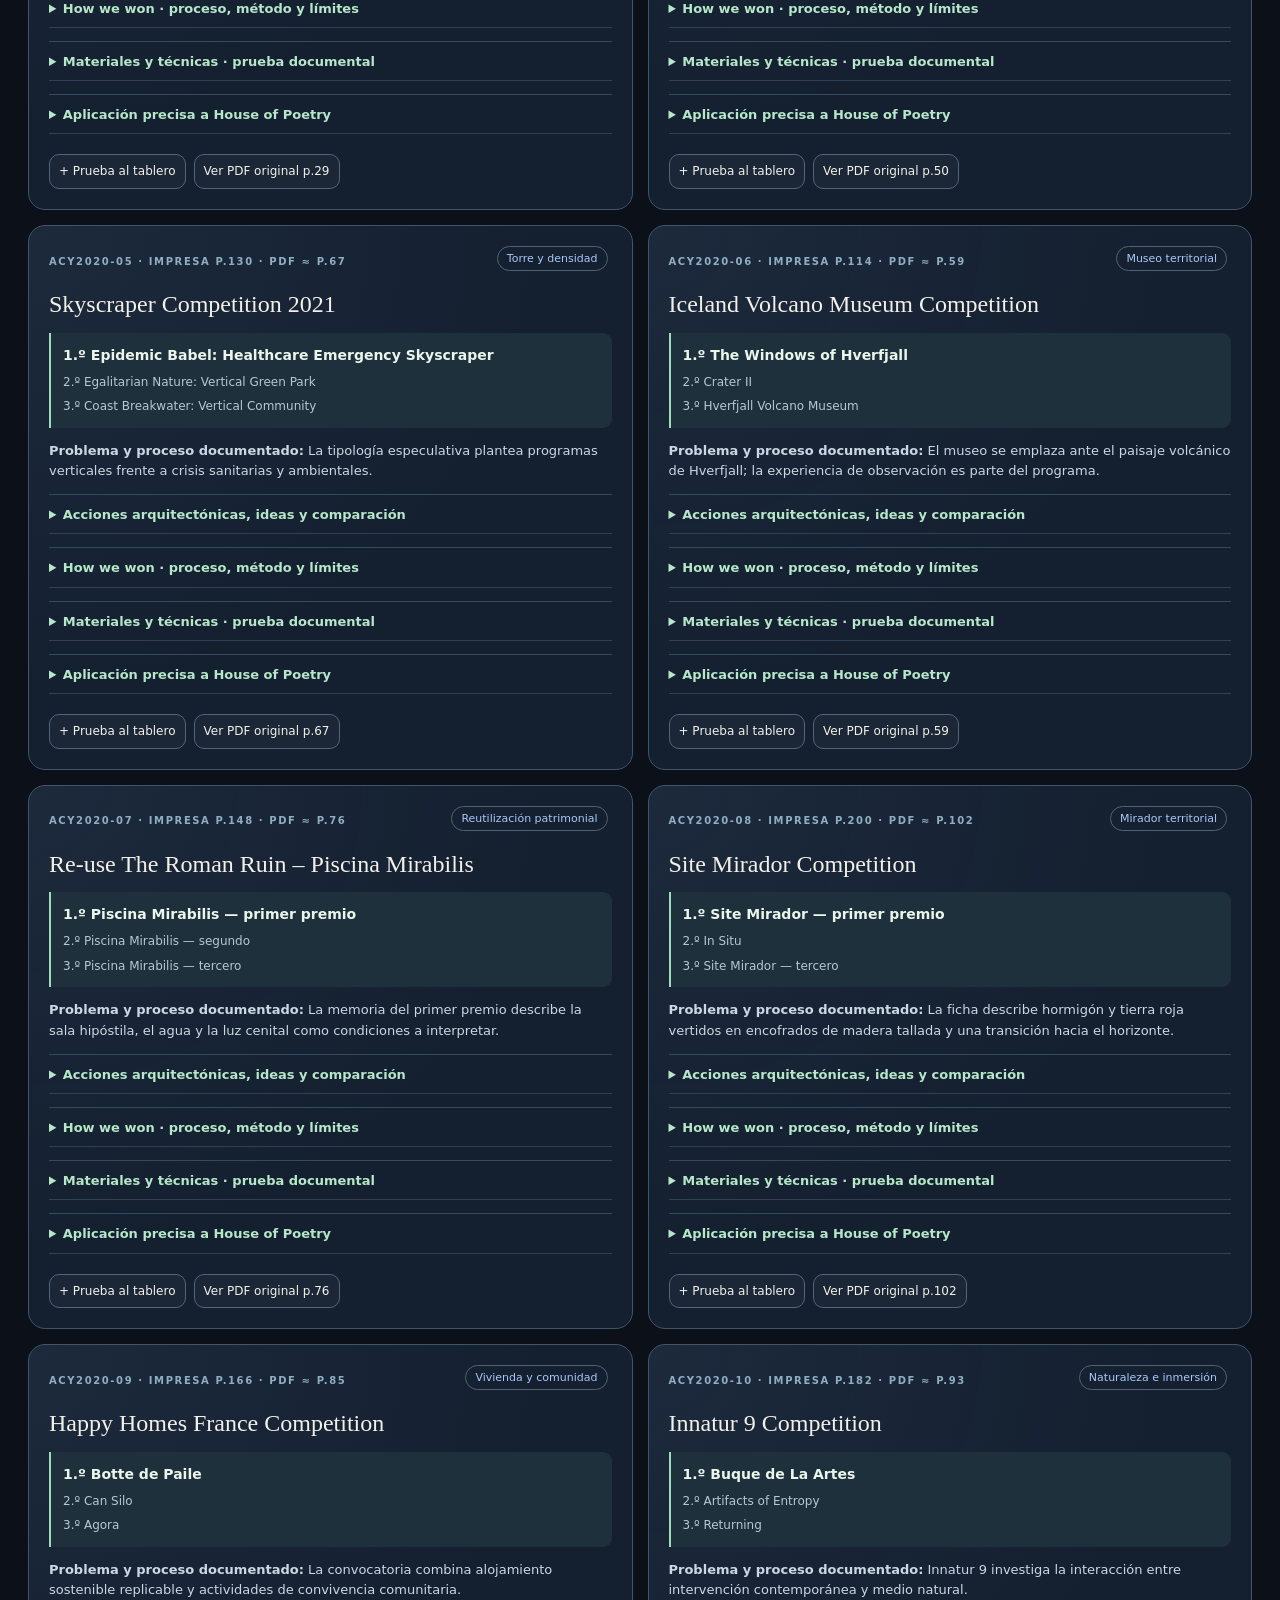
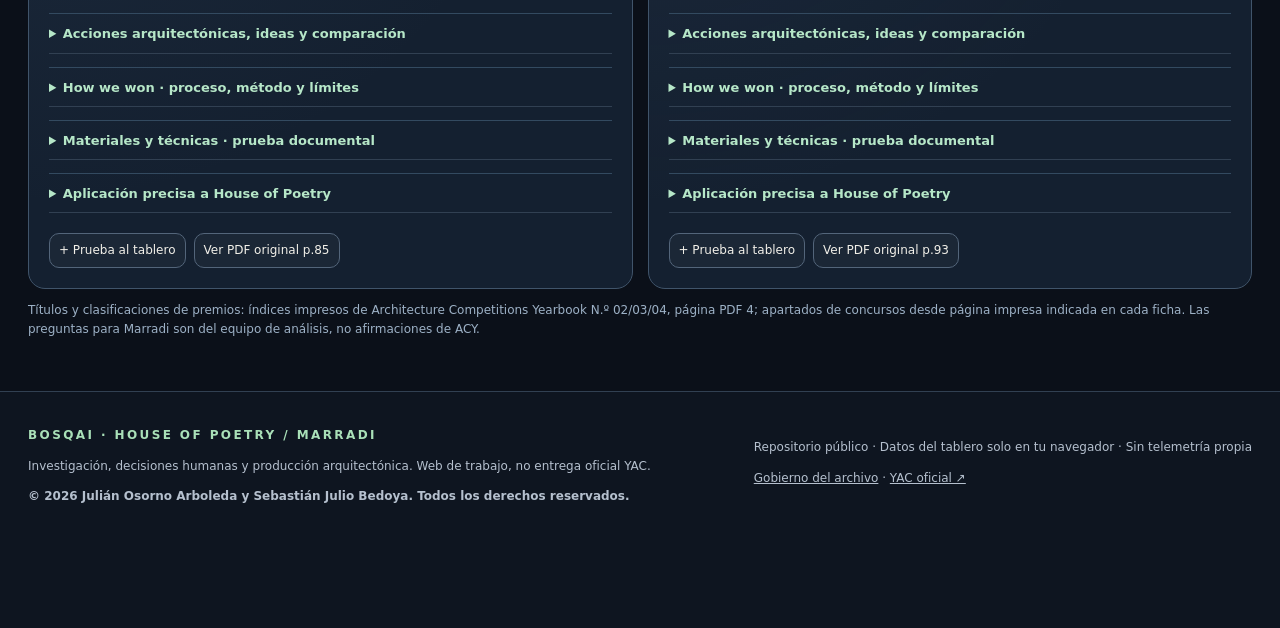
<file: biblioteca/acy-2020.html>
<!doctype html>
<html lang="es">
<head>
<meta charset="utf-8">
<meta name="viewport" content="width=device-width, initial-scale=1, viewport-fit=cover">
<meta name="theme-color" content="#0b1019">
<meta name="description" content="BOSQAI Arch-Core: sistema de trabajo arquitectónico House of Poetry, agenda, Pomodoro, investigación y biblioteca crítica ACY.">
<meta name="color-scheme" content="dark">
<title>Yearbook 2020 · BOSQAI Arch-Core</title>
<link rel="icon" type="image/svg+xml" href="../assets/favicon.svg">
<link rel="manifest" href="../manifest.webmanifest">
<link rel="stylesheet" href="../style.css">
<link rel="stylesheet" href="../research.css">
<link rel="stylesheet" href="../dossier-pro.css">
</head>
<body data-book="2020" data-base="../">
<a class="sr" href="#root">Ir al contenido</a>
<header class="topbar"></header>
<main id="root"><div class="container"><p>Cargando el estudio BOSQAI… Si este texto permanece, revisa JavaScript.</p></div></main>
<footer class="foot"></footer>
<nav class="mobile-bottom" aria-label="Navegación móvil"></nav>
<div id="toast" role="status" aria-live="polite" class="toast hide"></div>
<script src="../data.js" defer></script>
<script src="../deep.js" defer></script>
<script src="../chapters.js" defer></script>
<script src="../visual-data.js" defer></script>
<script src="../app.js" defer></script>
<script src="../research.js" defer></script>
<script src="../chapters-view.js" defer></script>
<script src="../compare.js" defer></script>
<script src="../dossier-pro.js" defer></script>
</body>
</html>
</file>
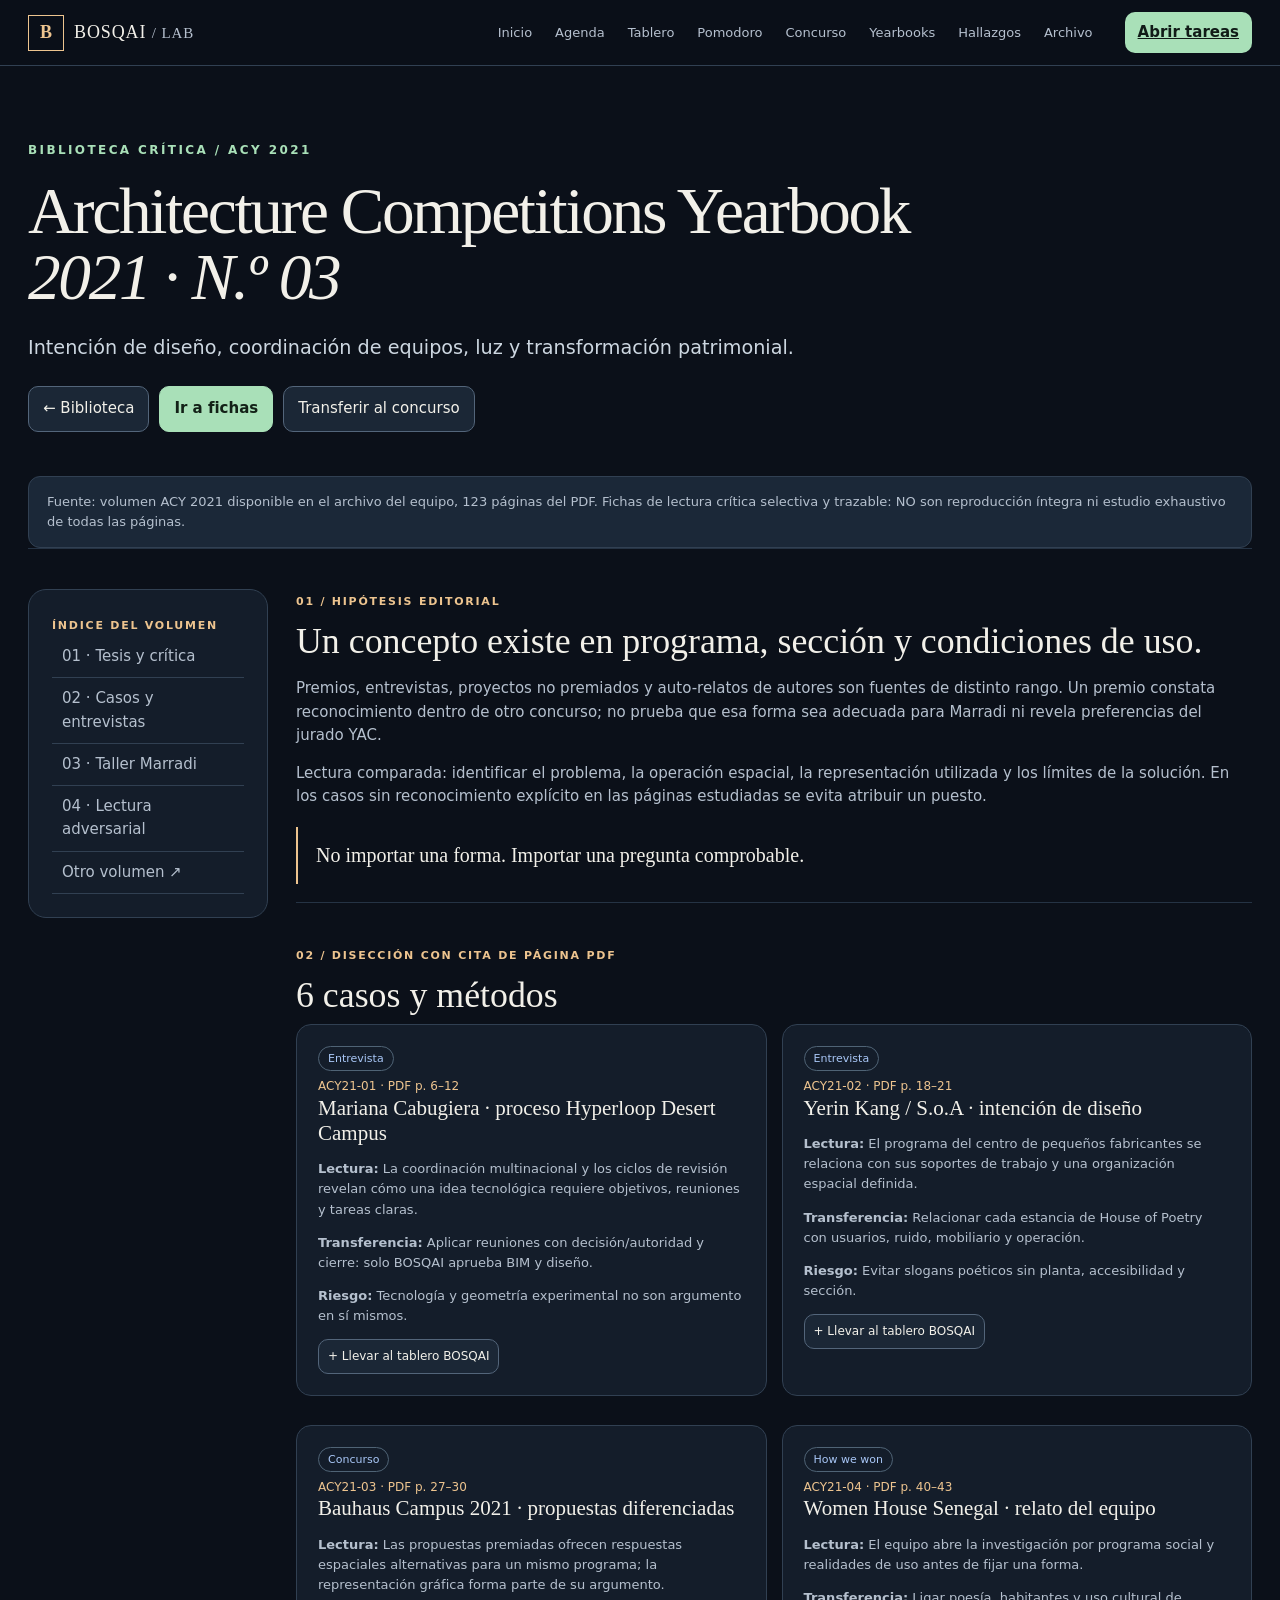
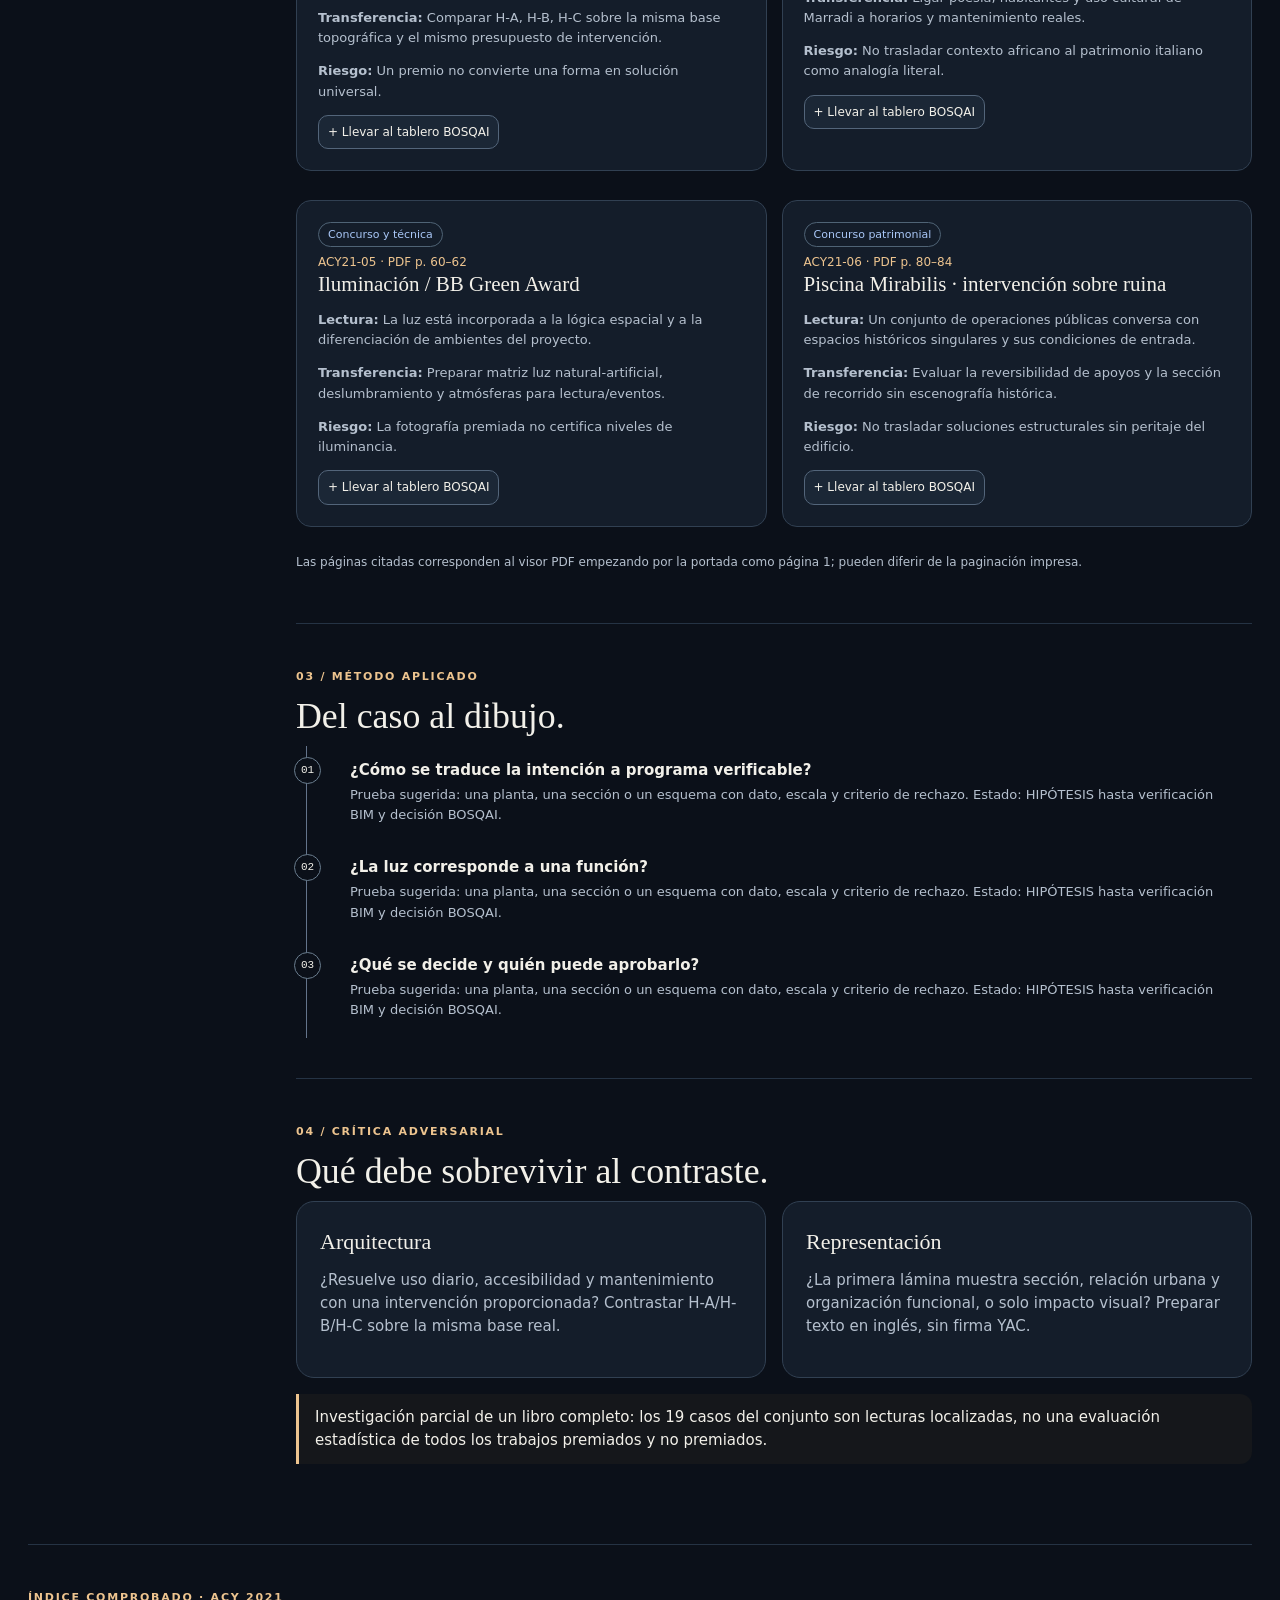
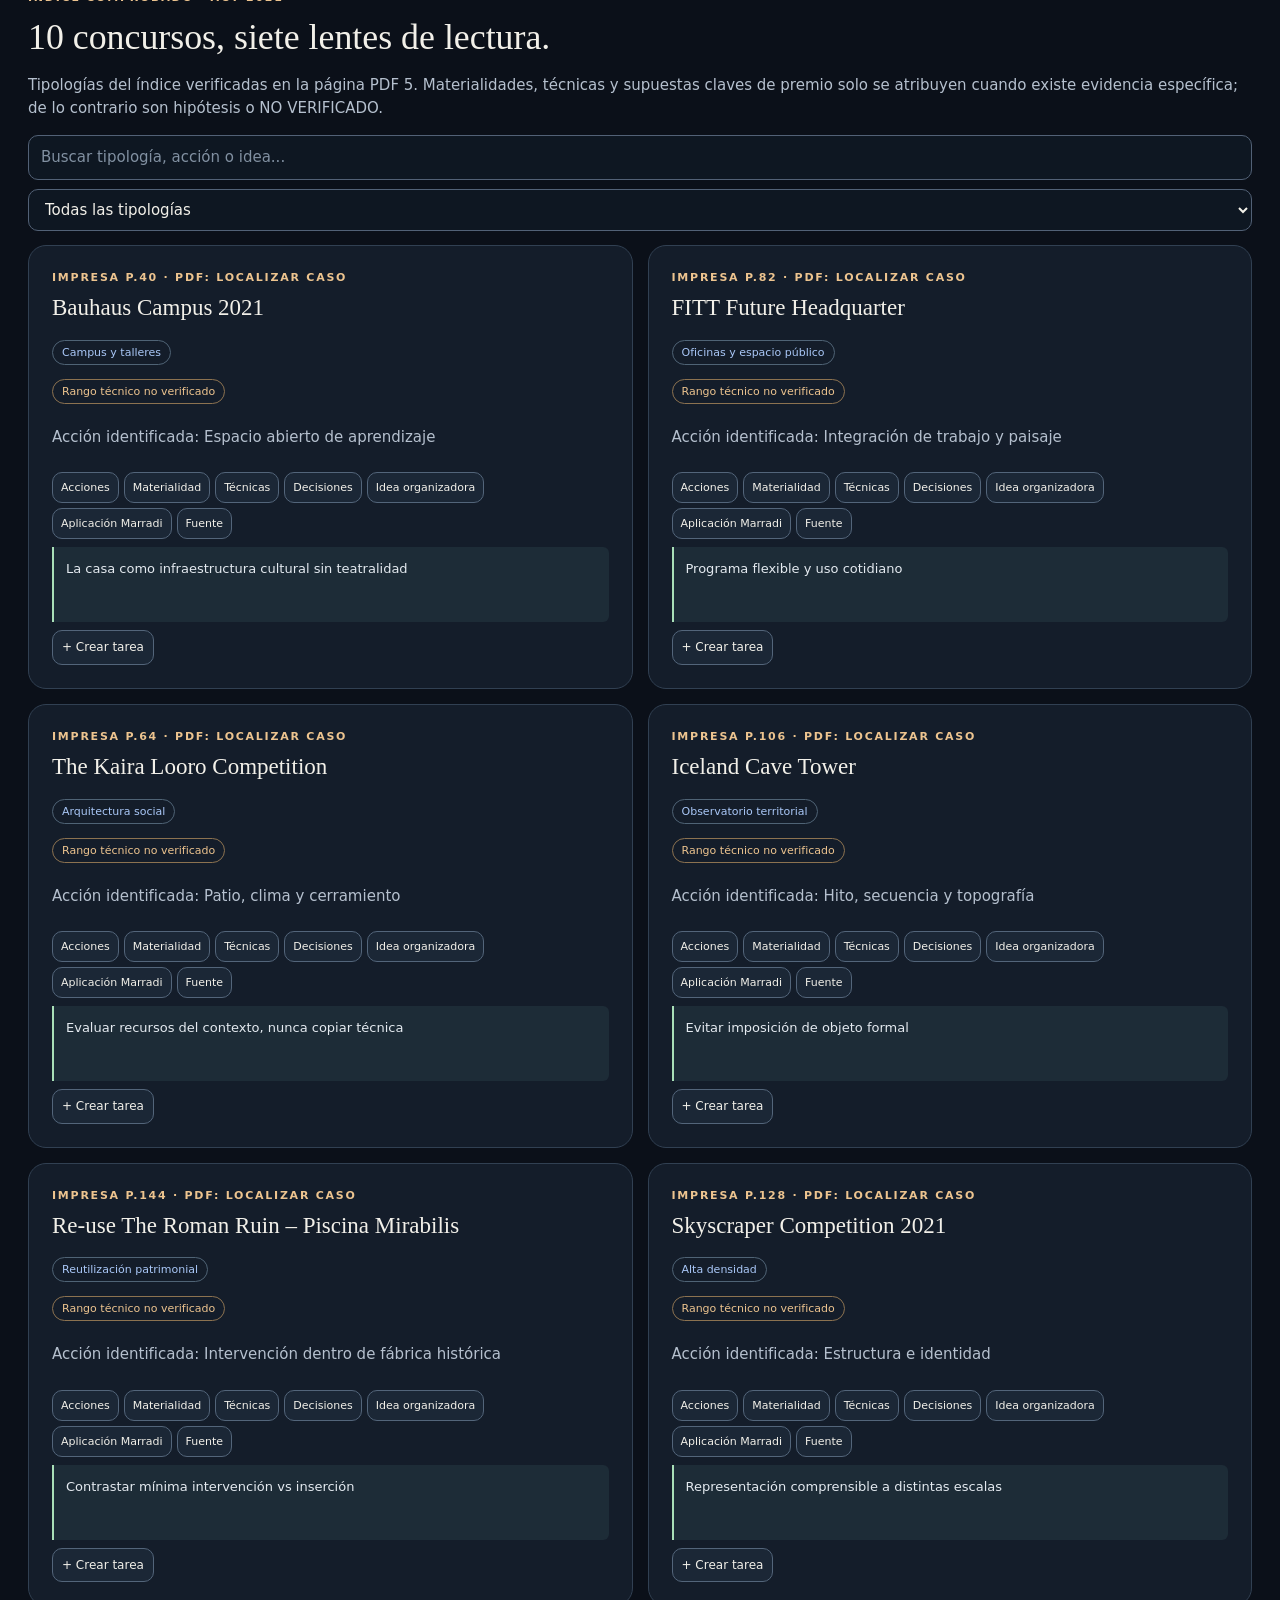
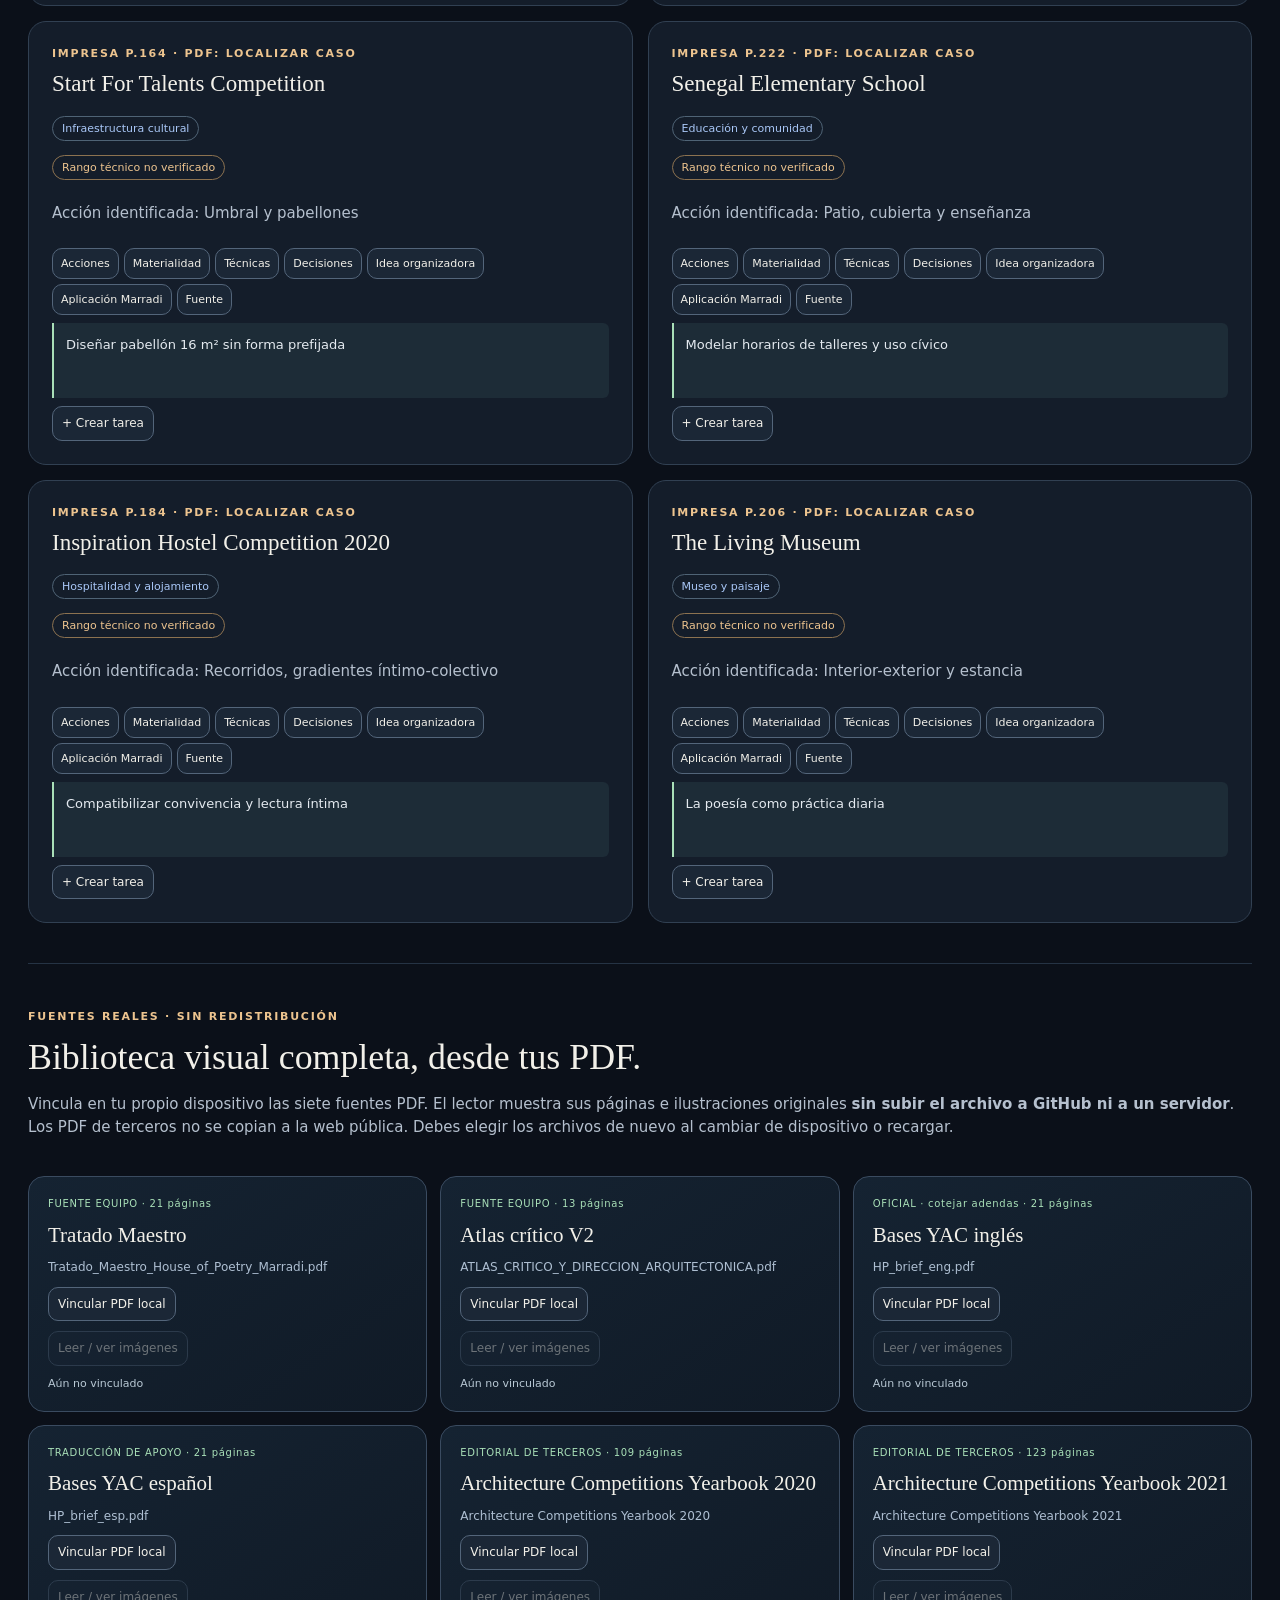
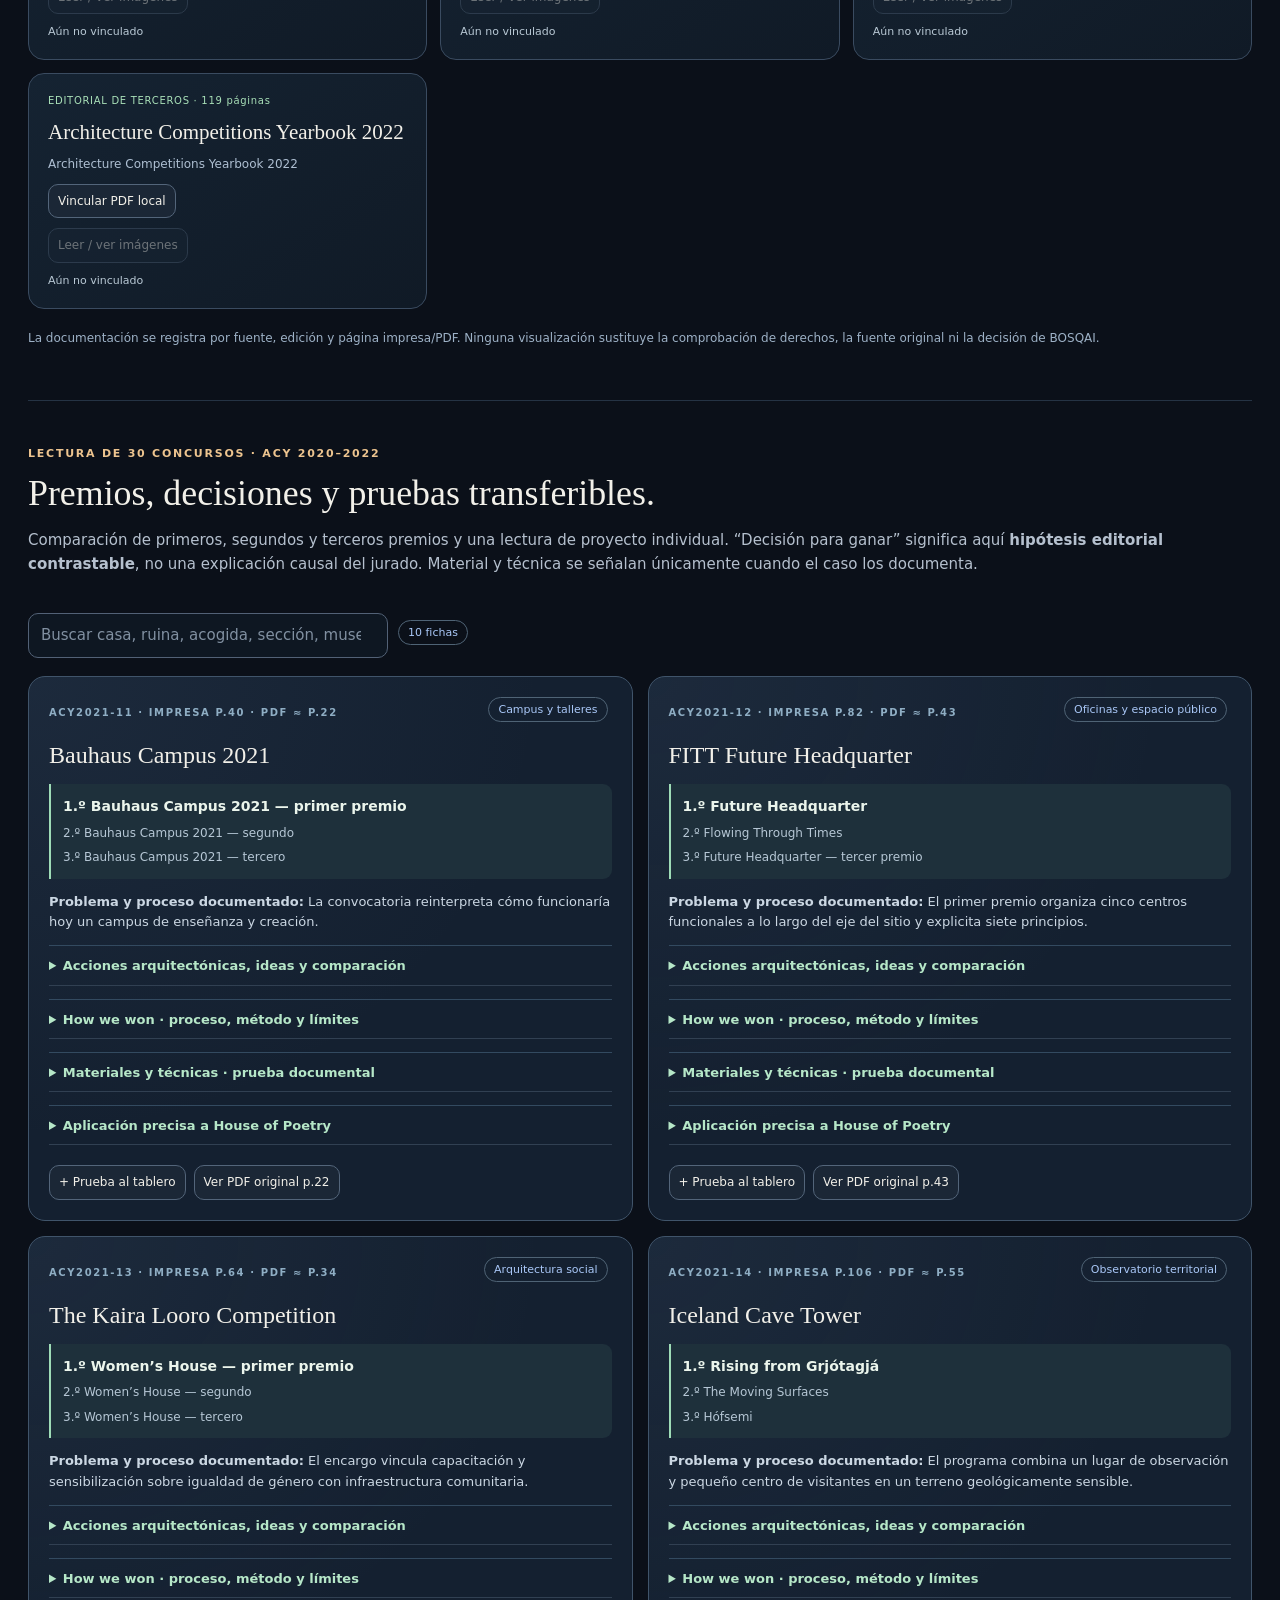
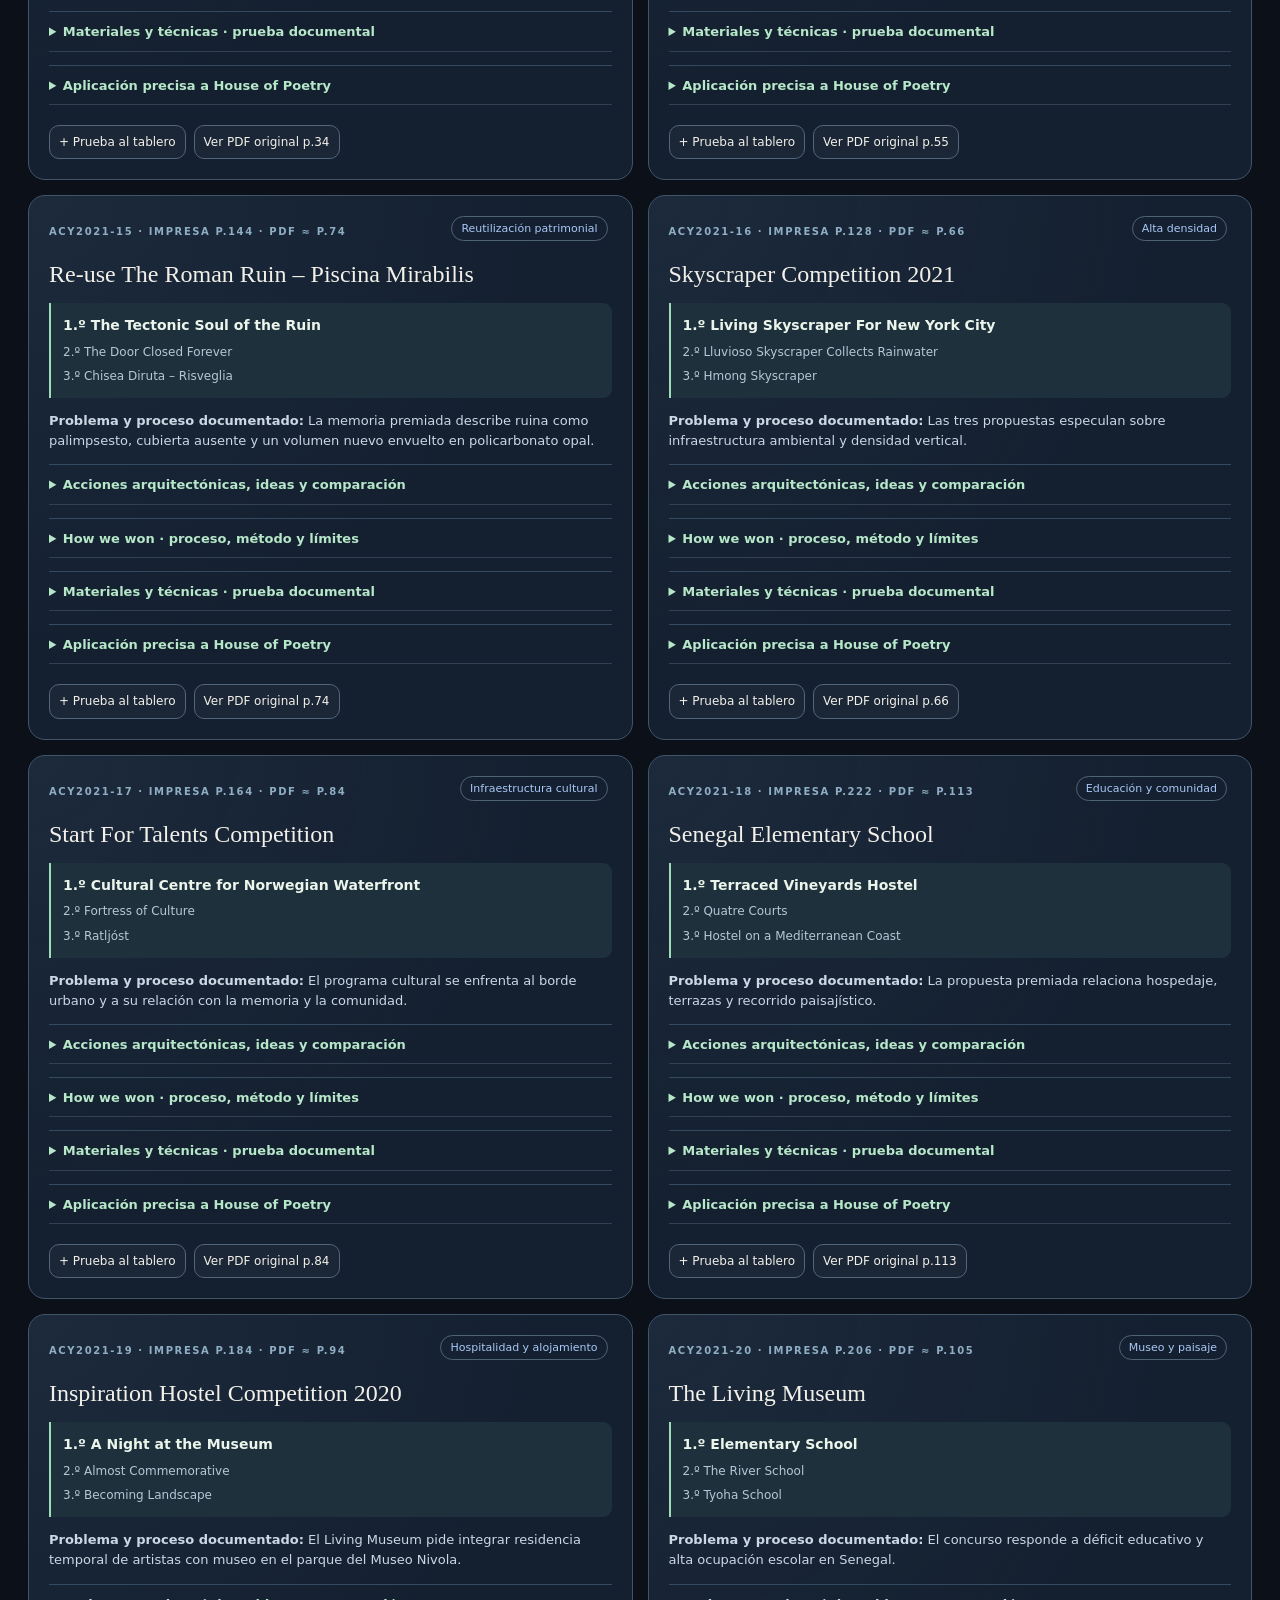
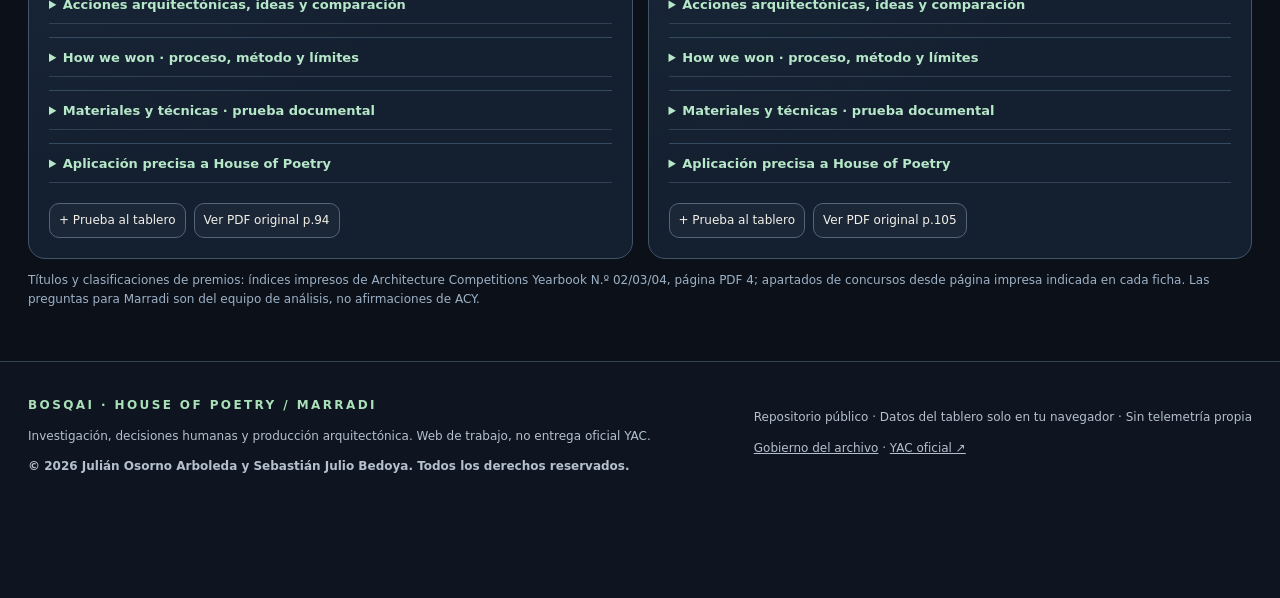
<file: biblioteca/acy-2021.html>
<!doctype html>
<html lang="es">
<head>
<meta charset="utf-8">
<meta name="viewport" content="width=device-width, initial-scale=1, viewport-fit=cover">
<meta name="theme-color" content="#0b1019">
<meta name="description" content="BOSQAI Arch-Core: sistema de trabajo arquitectónico House of Poetry, agenda, Pomodoro, investigación y biblioteca crítica ACY.">
<meta name="color-scheme" content="dark">
<title>Yearbook 2021 · BOSQAI Arch-Core</title>
<link rel="icon" type="image/svg+xml" href="../assets/favicon.svg">
<link rel="manifest" href="../manifest.webmanifest">
<link rel="stylesheet" href="../style.css">
<link rel="stylesheet" href="../research.css">
<link rel="stylesheet" href="../dossier-pro.css">
</head>
<body data-book="2021" data-base="../">
<a class="sr" href="#root">Ir al contenido</a>
<header class="topbar"></header>
<main id="root"><div class="container"><p>Cargando el estudio BOSQAI… Si este texto permanece, revisa JavaScript.</p></div></main>
<footer class="foot"></footer>
<nav class="mobile-bottom" aria-label="Navegación móvil"></nav>
<div id="toast" role="status" aria-live="polite" class="toast hide"></div>
<script src="../data.js" defer></script>
<script src="../deep.js" defer></script>
<script src="../chapters.js" defer></script>
<script src="../visual-data.js" defer></script>
<script src="../app.js" defer></script>
<script src="../research.js" defer></script>
<script src="../chapters-view.js" defer></script>
<script src="../compare.js" defer></script>
<script src="../dossier-pro.js" defer></script>
</body>
</html>
</file>
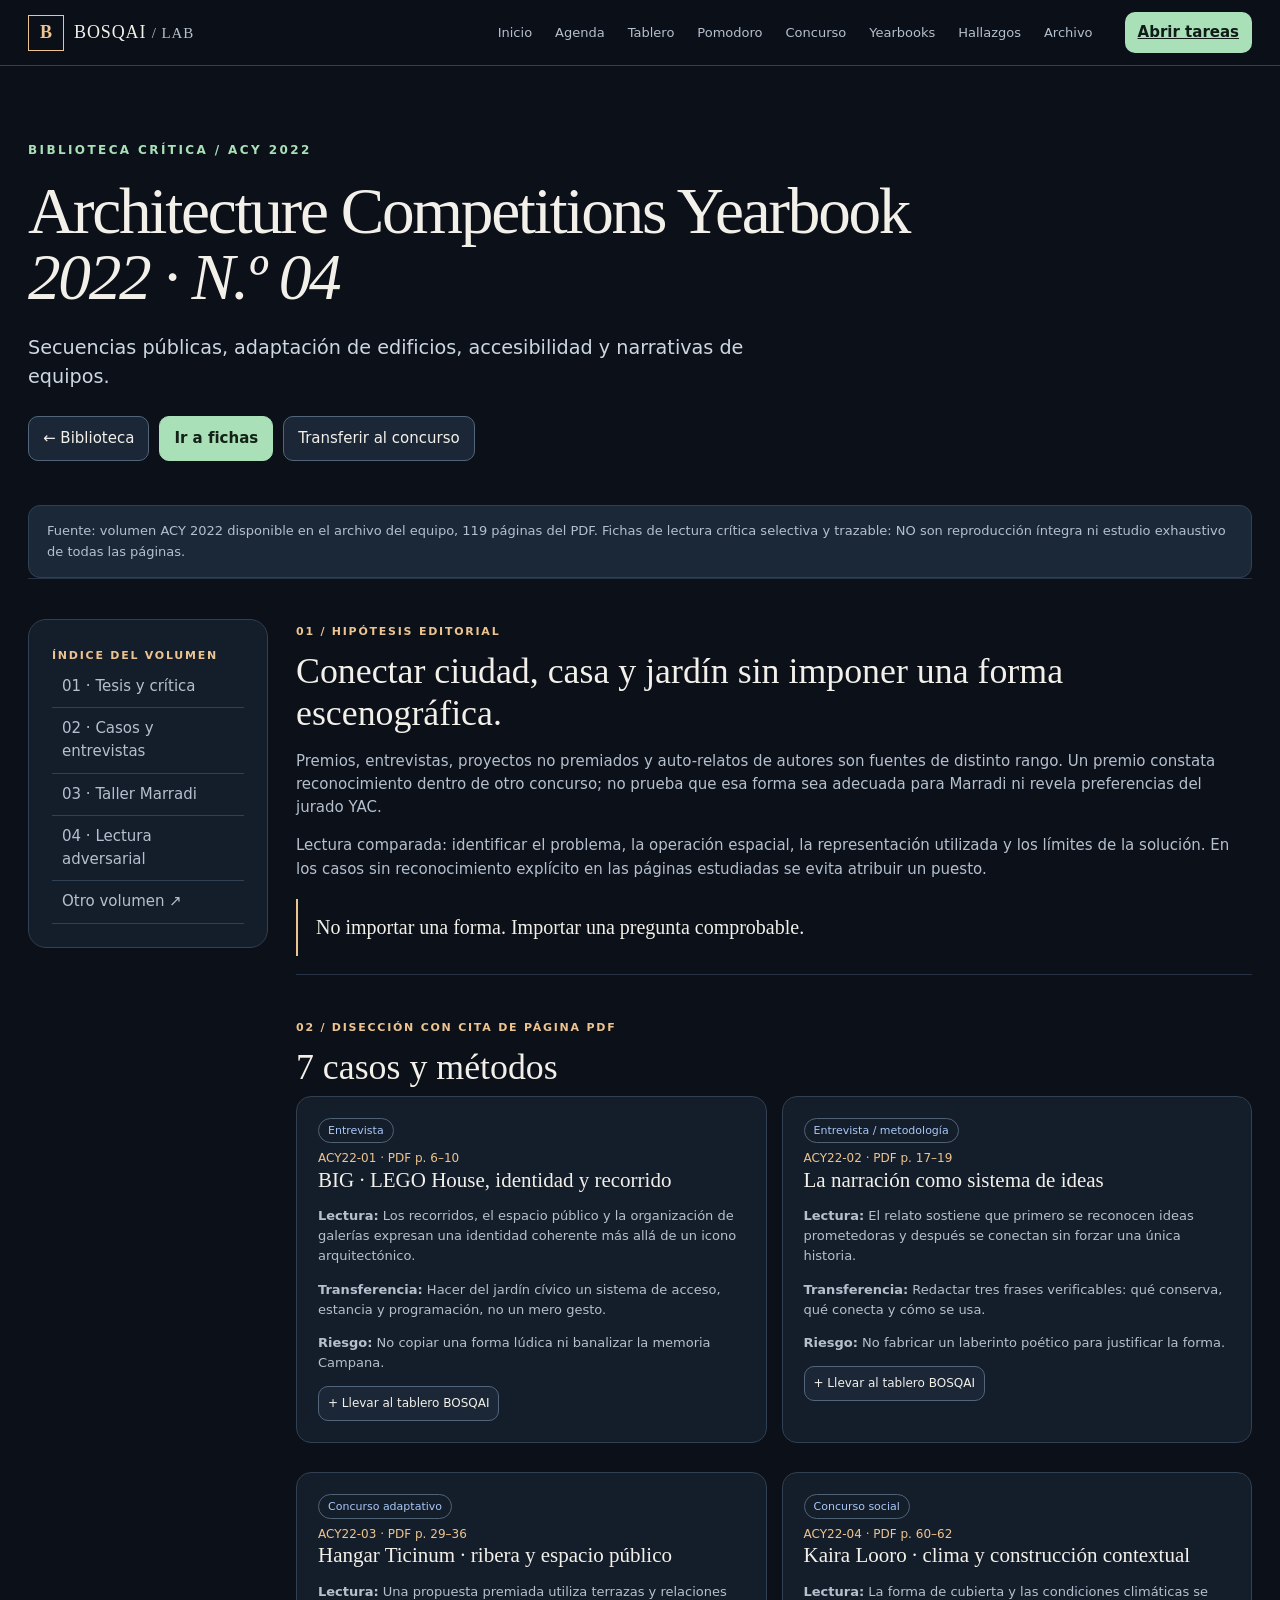
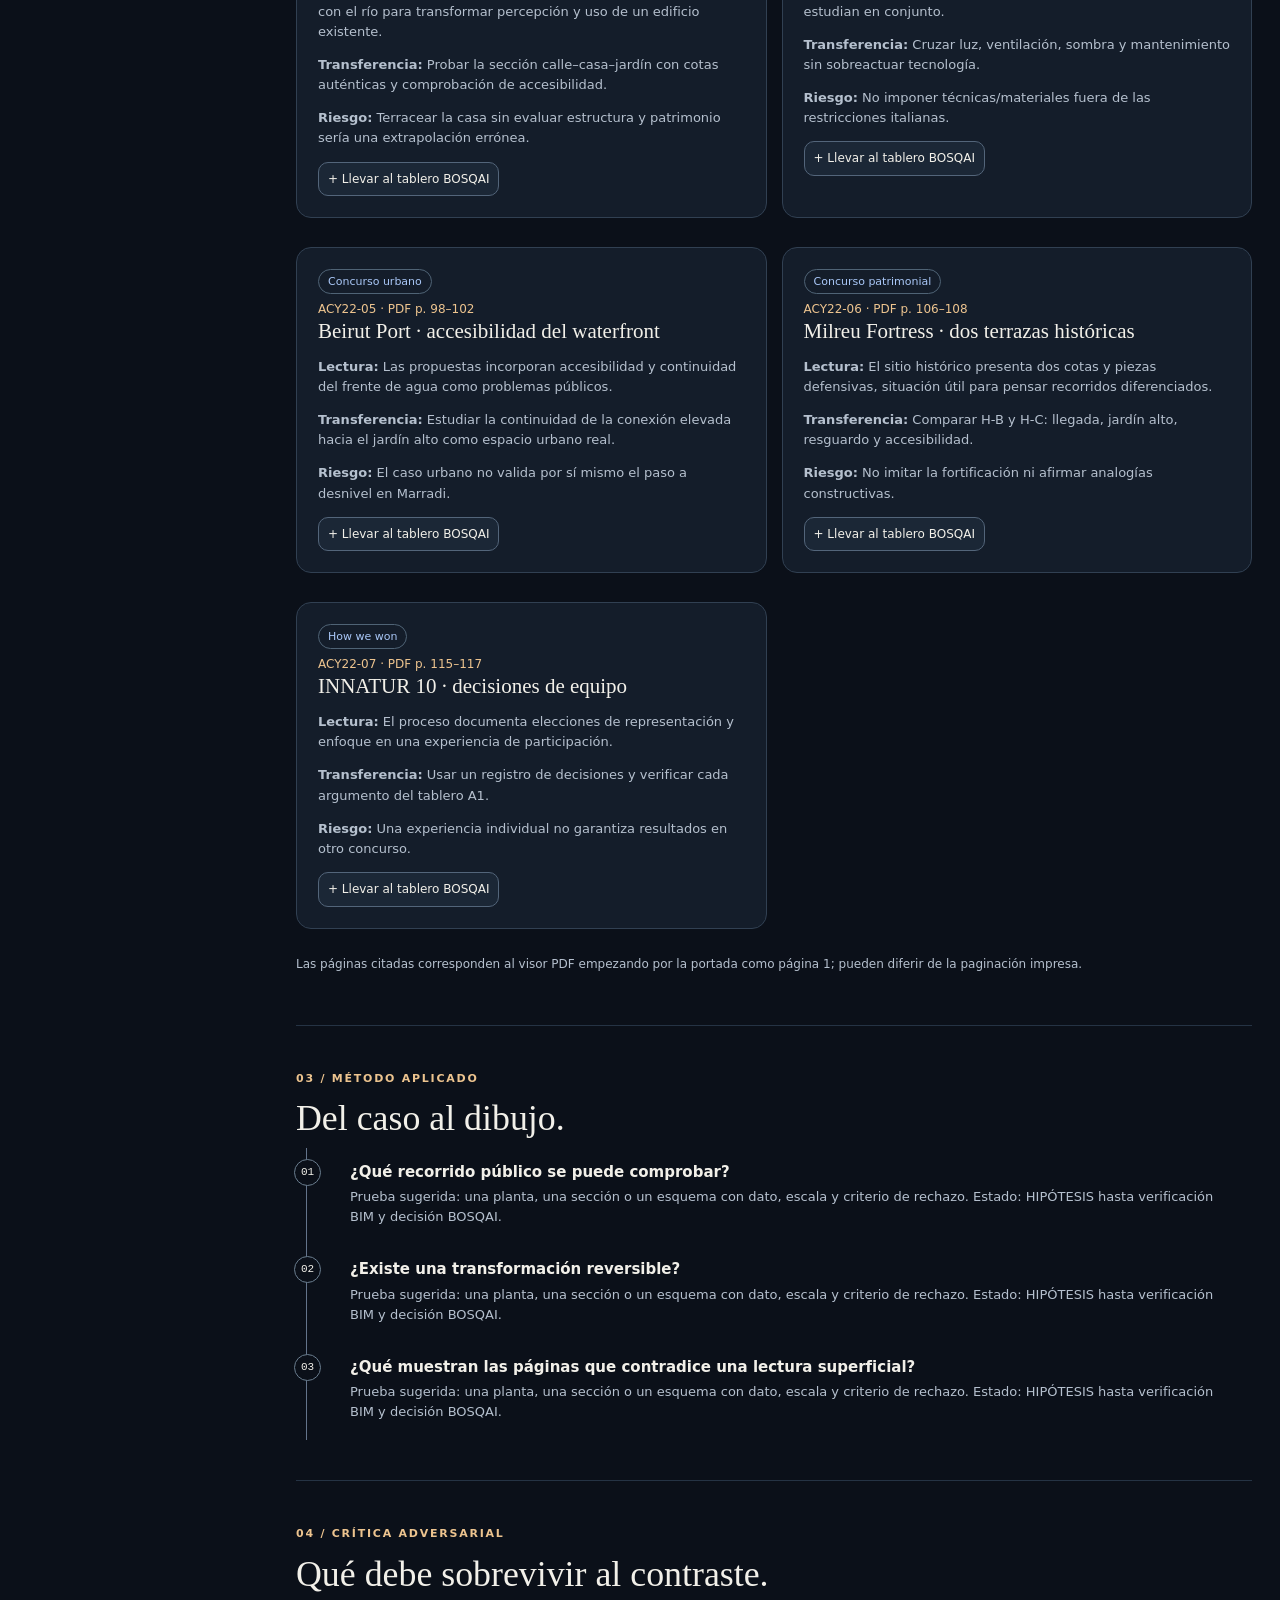
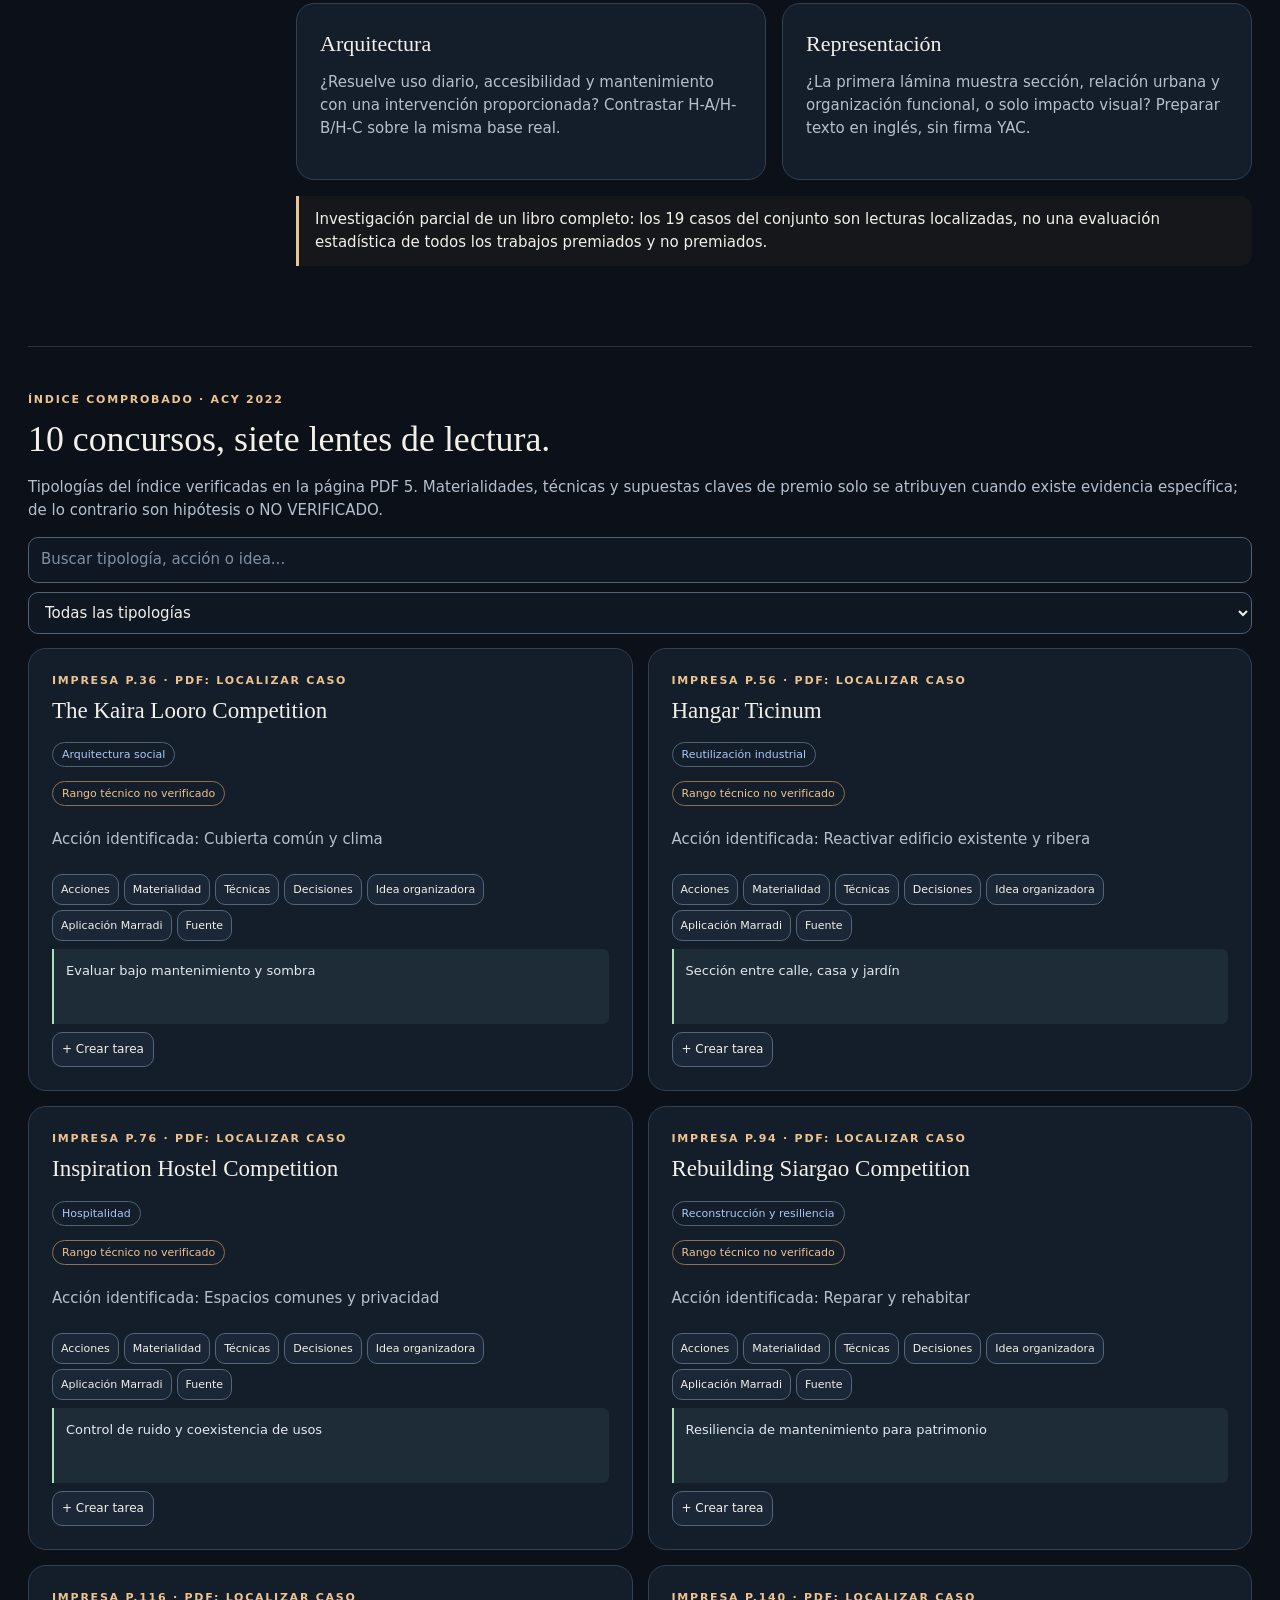
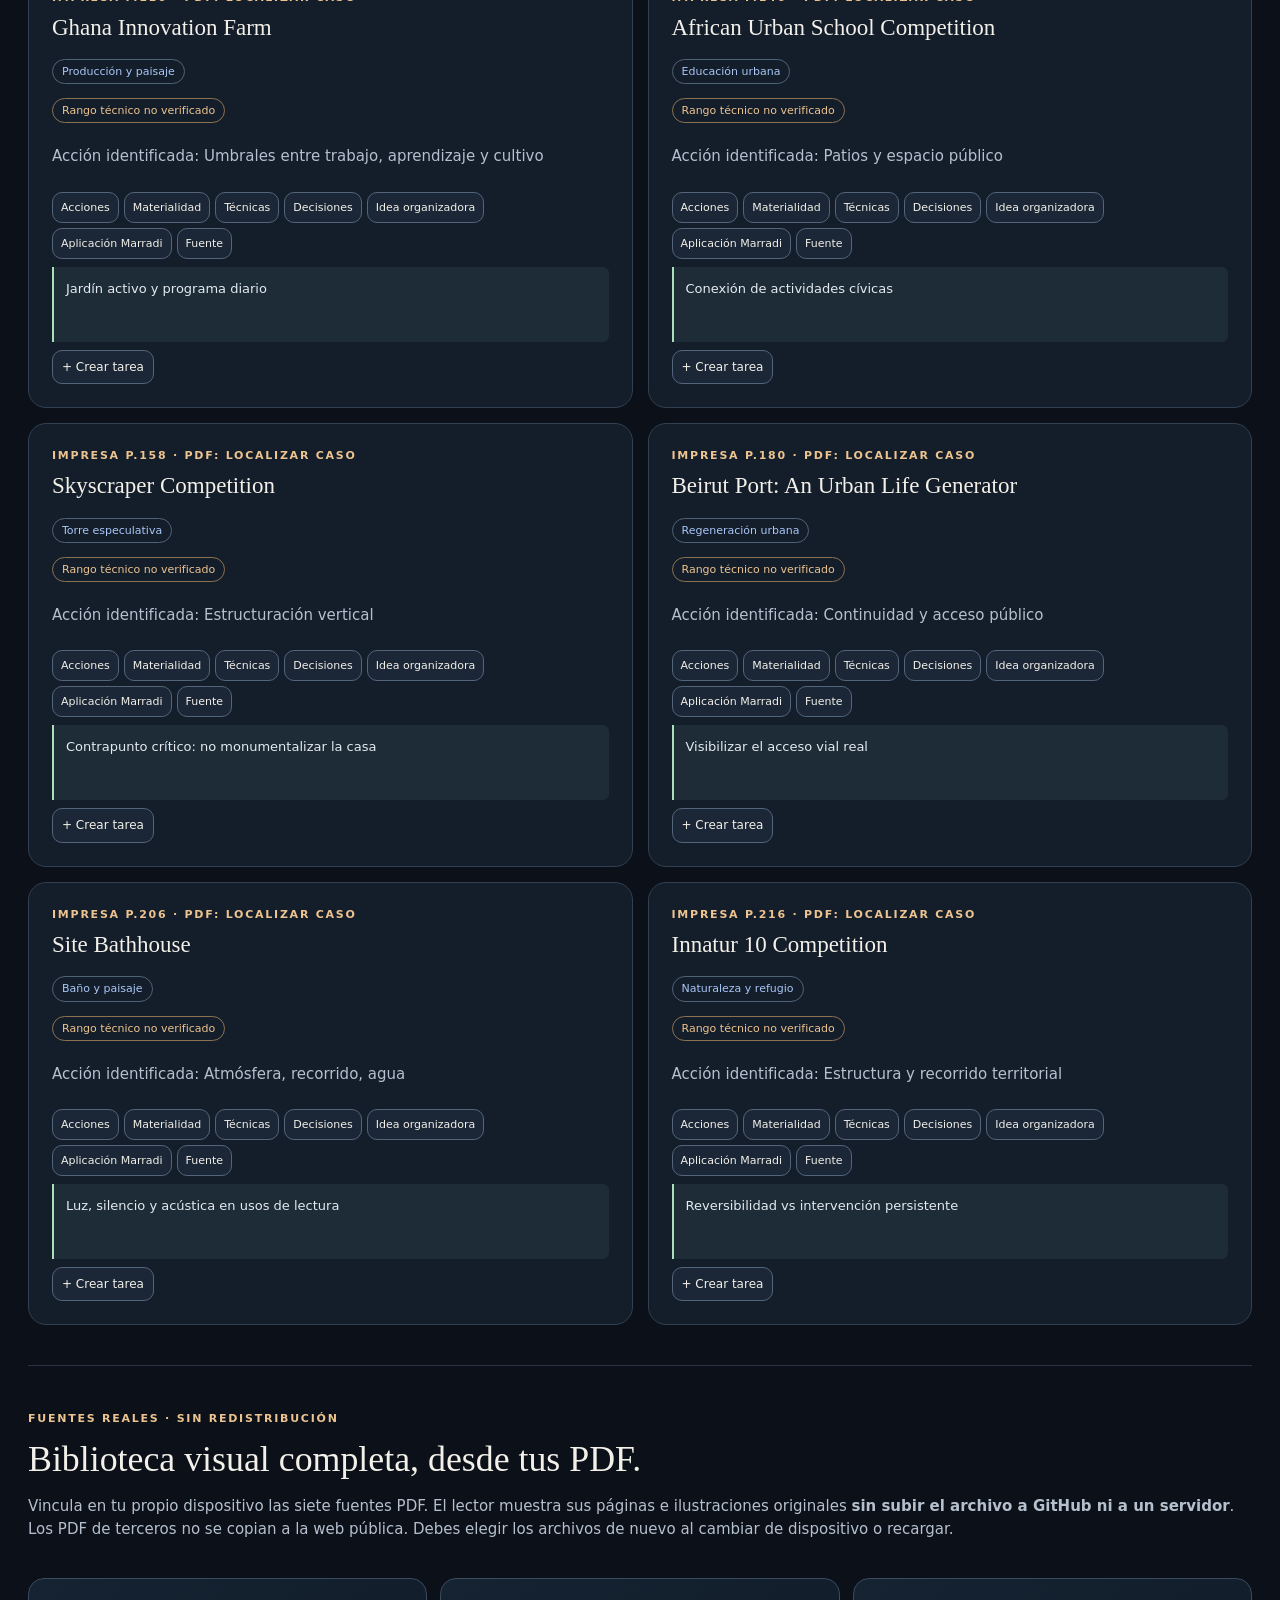
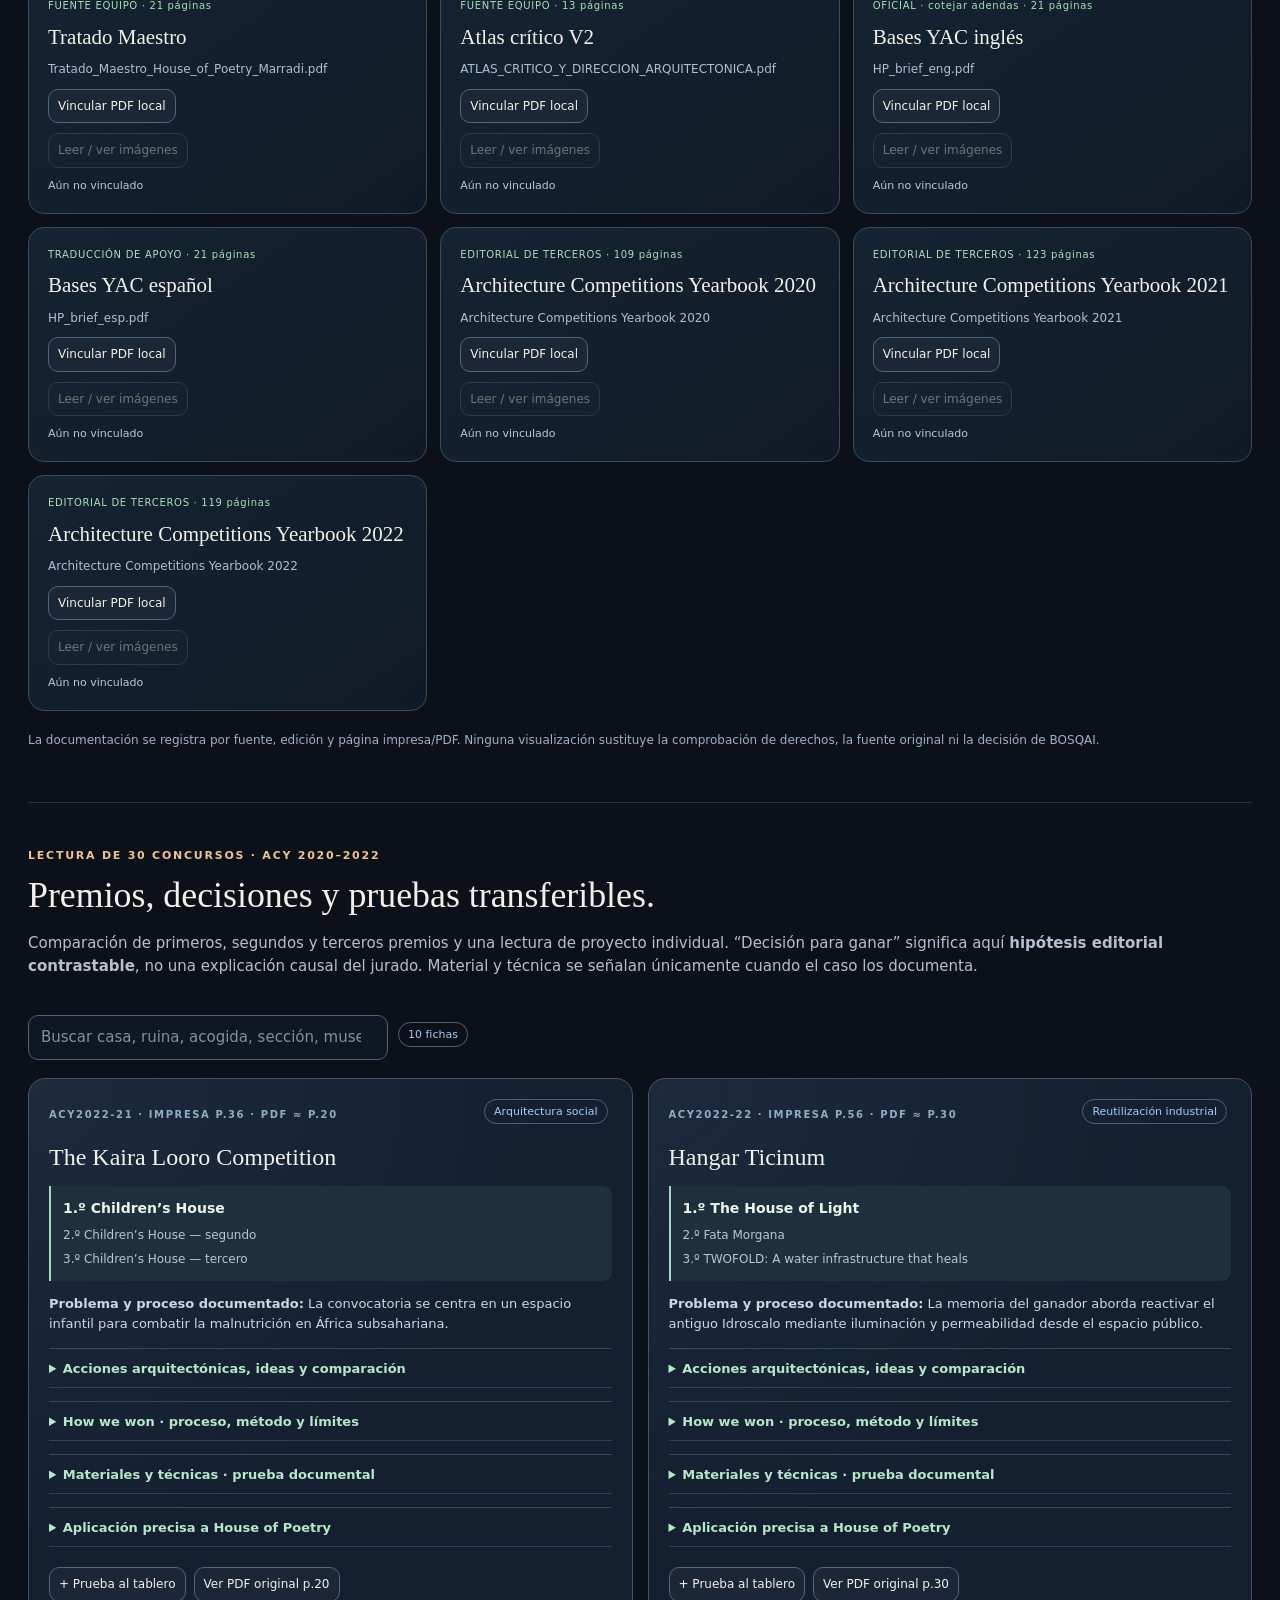
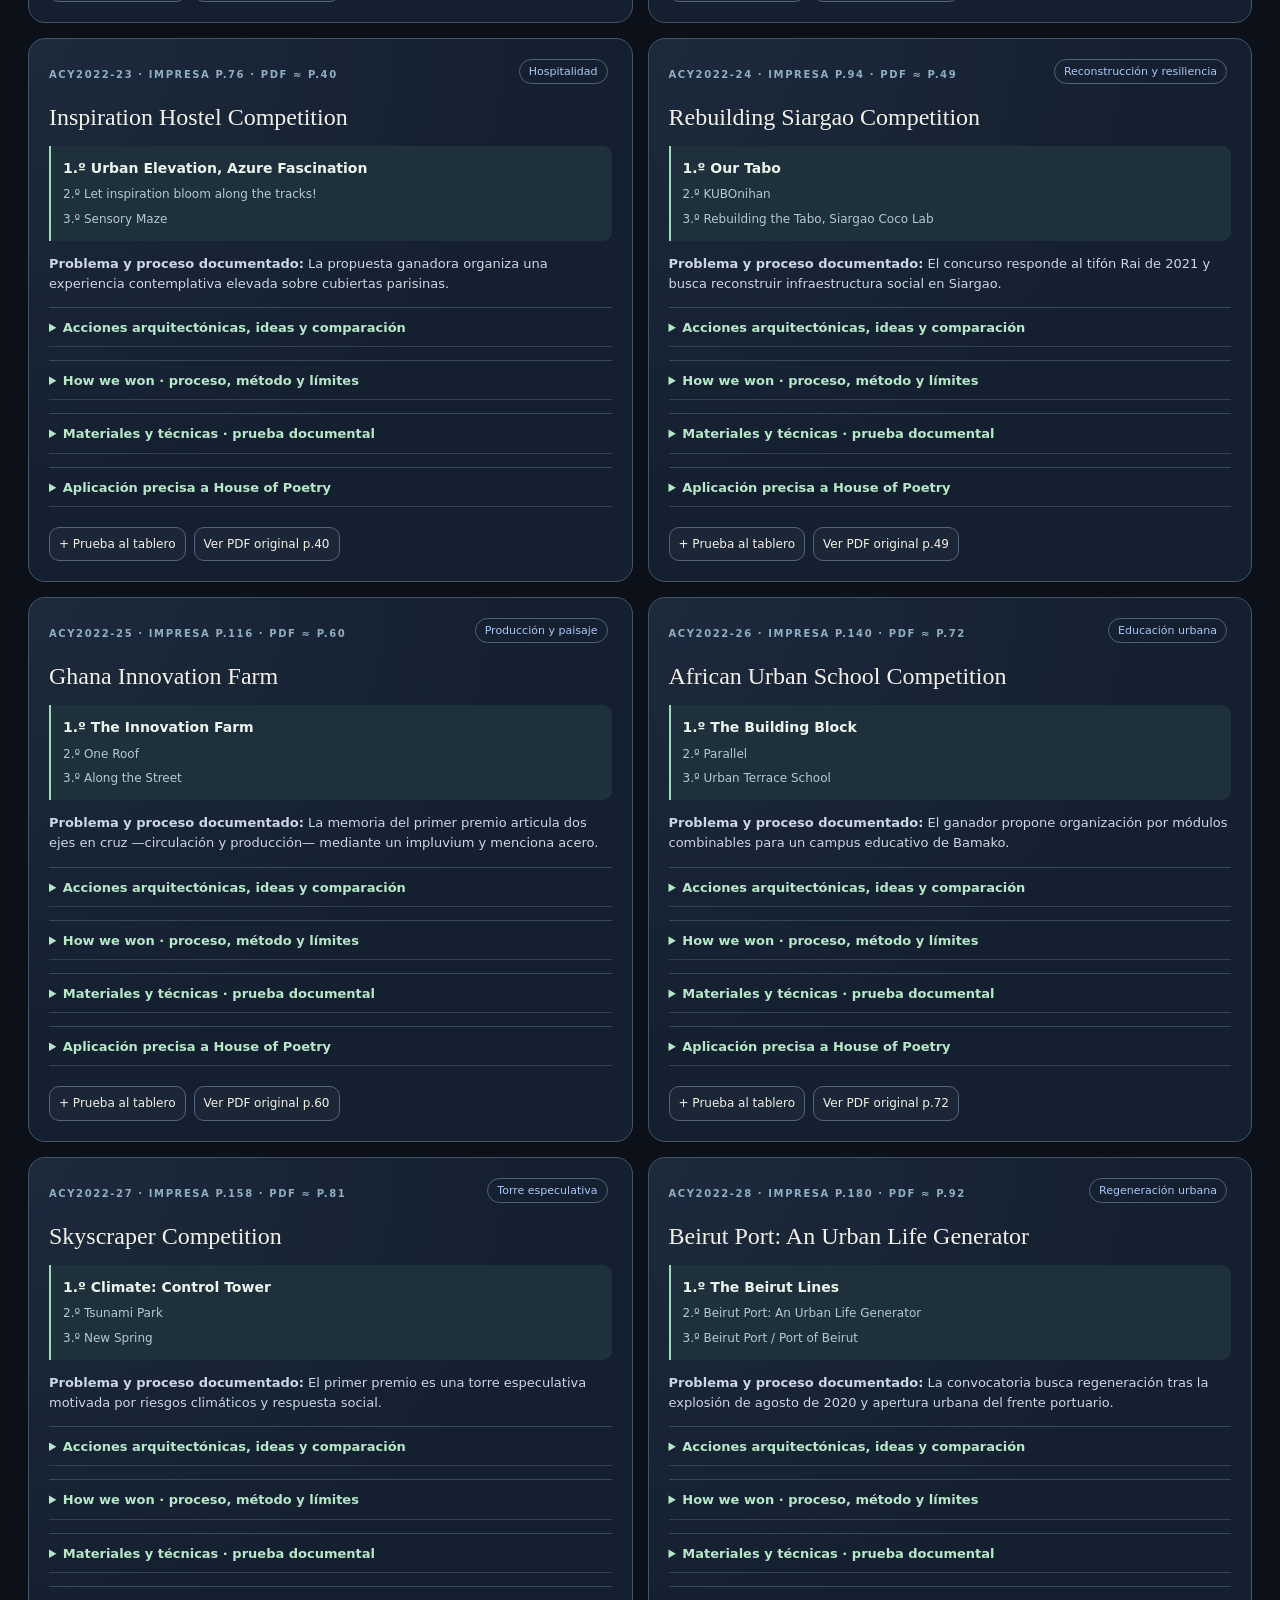
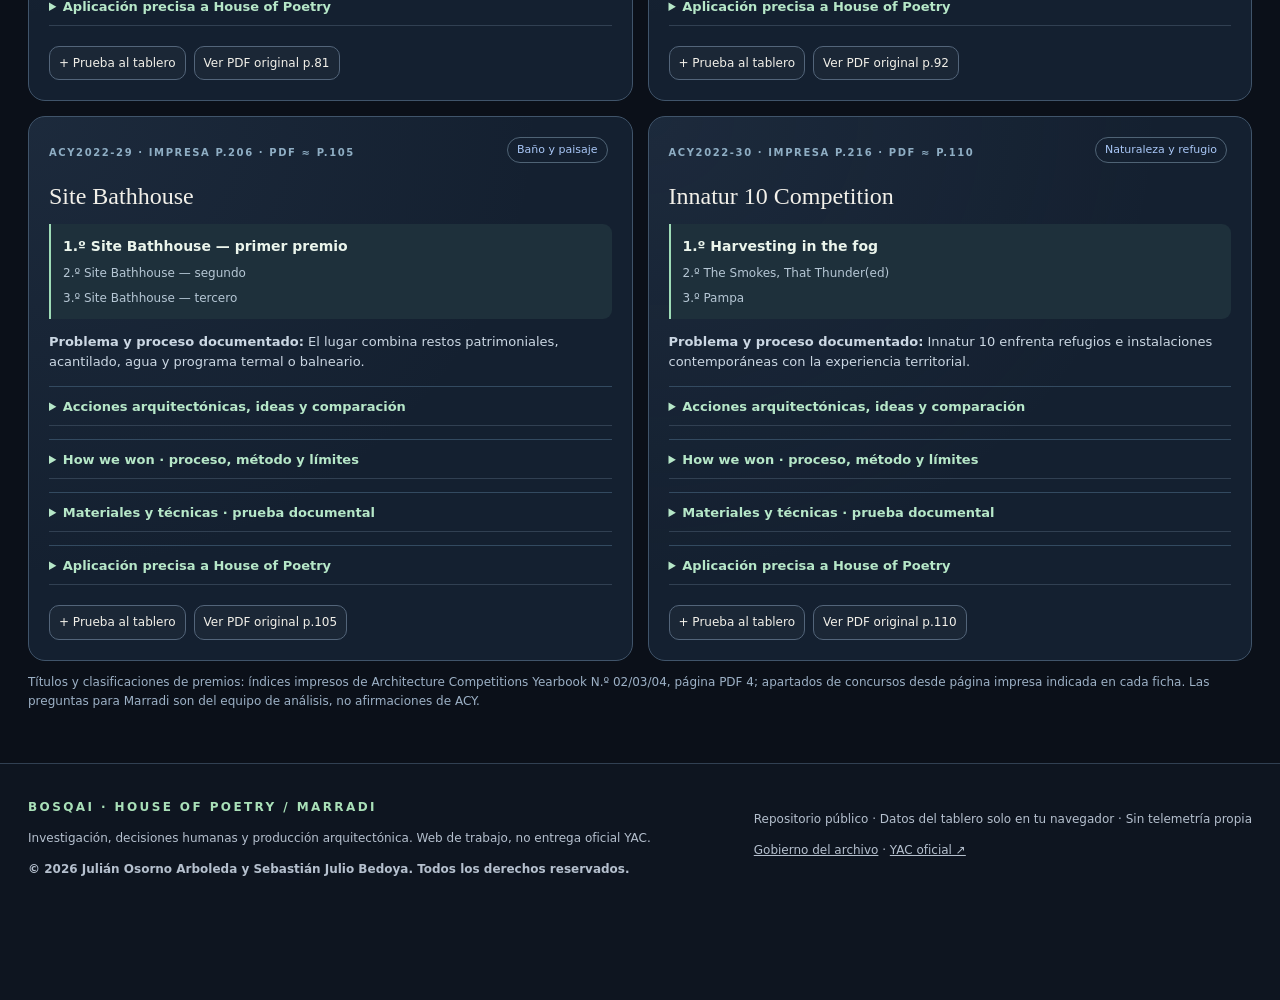
<file: biblioteca/acy-2022.html>
<!doctype html>
<html lang="es">
<head>
<meta charset="utf-8">
<meta name="viewport" content="width=device-width, initial-scale=1, viewport-fit=cover">
<meta name="theme-color" content="#0b1019">
<meta name="description" content="BOSQAI Arch-Core: sistema de trabajo arquitectónico House of Poetry, agenda, Pomodoro, investigación y biblioteca crítica ACY.">
<meta name="color-scheme" content="dark">
<title>Yearbook 2022 · BOSQAI Arch-Core</title>
<link rel="icon" type="image/svg+xml" href="../assets/favicon.svg">
<link rel="manifest" href="../manifest.webmanifest">
<link rel="stylesheet" href="../style.css">
<link rel="stylesheet" href="../research.css">
<link rel="stylesheet" href="../dossier-pro.css">
</head>
<body data-book="2022" data-base="../">
<a class="sr" href="#root">Ir al contenido</a>
<header class="topbar"></header>
<main id="root"><div class="container"><p>Cargando el estudio BOSQAI… Si este texto permanece, revisa JavaScript.</p></div></main>
<footer class="foot"></footer>
<nav class="mobile-bottom" aria-label="Navegación móvil"></nav>
<div id="toast" role="status" aria-live="polite" class="toast hide"></div>
<script src="../data.js" defer></script>
<script src="../deep.js" defer></script>
<script src="../chapters.js" defer></script>
<script src="../visual-data.js" defer></script>
<script src="../app.js" defer></script>
<script src="../research.js" defer></script>
<script src="../chapters-view.js" defer></script>
<script src="../compare.js" defer></script>
<script src="../dossier-pro.js" defer></script>
</body>
</html>
</file>
<file: style.css>
:root{--bg:#0b1019;--surface:#141d2a;--panel:#1b2736;--line:#314052;--text:#f2f0e9;--muted:#b5c0ce;--accent:#a9e0b8;--gold:#edc48f;--red:#efb5aa;--blue:#a9c7f7;--radius:18px;--max:1380px}
*{box-sizing:border-box}html{scroll-behavior:smooth}body{margin:0;background:var(--bg);color:var(--text);font:15px/1.55 -apple-system,BlinkMacSystemFont,"Segoe UI",system-ui,sans-serif}a{color:inherit}a:hover{color:var(--accent)}button,input,select,textarea{font:inherit}button{cursor:pointer}button:focus-visible,input:focus-visible,select:focus-visible,textarea:focus-visible,a:focus-visible{outline:3px solid var(--gold);outline-offset:3px}button:disabled{opacity:.4;cursor:not-allowed}
.container{max-width:var(--max);margin:auto;padding:0 28px}.topbar{position:sticky;top:0;z-index:20;background:#0b1019ed;border-bottom:1px solid var(--line);backdrop-filter:blur(16px)}.top-inner{max-width:var(--max);margin:auto;padding:12px 28px;display:flex;align-items:center;gap:22px}.brand{display:flex;align-items:center;gap:10px;text-decoration:none;min-width:max-content}.monogram{border:1px solid var(--gold);width:36px;height:36px;display:grid;place-items:center;color:var(--gold);font:bold 18px Georgia,serif}.brand span:last-child{font-family:Georgia,serif;font-size:18px;letter-spacing:.05em}.topnav{display:flex;flex-wrap:wrap;gap:3px;margin-left:auto}.topnav a{padding:8px 10px;color:var(--muted);text-decoration:none;border-radius:10px;font-size:13px}.topnav a.active,.topnav a:hover{background:var(--panel);color:var(--text)}.top-cta{background:var(--accent);color:#111b17;border:0;padding:9px 13px;border-radius:10px;font-weight:700}.mobile-toggle{display:none;background:var(--panel);color:var(--text);border:1px solid var(--line);border-radius:10px;padding:9px 12px}
.hero{padding:72px 0 44px;display:grid;grid-template-columns:1.4fr .8fr;gap:34px;align-items:end}.eyebrow{font-size:12px;letter-spacing:.2em;text-transform:uppercase;color:var(--accent);font-weight:750}.hero h1{font:normal clamp(38px,5.1vw,78px)/1.02 Georgia,"Times New Roman",serif;letter-spacing:-.035em;margin:16px 0 22px}.lead{font-size:clamp(16px,1.5vw,20px);color:#cdd7e1;max-width:790px}.sublead{color:var(--muted)}.hero-aside{background:linear-gradient(155deg,#182a32,#172334 60%,#101720);border:1px solid var(--line);border-radius:var(--radius);padding:30px;position:relative;overflow:hidden}.hero-aside:before{content:"";position:absolute;right:-80px;top:-100px;width:230px;height:230px;border:1px solid var(--accent);border-radius:50%;opacity:.32}.big-count{font:normal 72px/1 Georgia,serif;color:var(--accent);margin:12px 0}.tiny{font-size:12px;color:var(--muted)}.actions{display:flex;flex-wrap:wrap;gap:10px;margin-top:24px}.btn{background:var(--panel);border:1px solid #53657a;color:var(--text);padding:10px 14px;border-radius:10px;text-decoration:none;display:inline-flex;align-items:center;justify-content:center;gap:8px;min-height:43px}.btn.primary{background:var(--accent);border-color:var(--accent);color:#132117;font-weight:750}.btn.light{background:#2e3d4d}.btn:hover{filter:brightness(1.1)}.btn.small{font-size:12px;padding:7px 9px;min-height:34px}.link{color:var(--accent);text-decoration:underline;text-underline-offset:3px}.section{padding:40px 0;border-top:1px solid #253344;scroll-margin-top:85px}.section-head{display:flex;align-items:end;justify-content:space-between;gap:20px;margin:0 0 22px}.section h2{font:normal clamp(26px,2.8vw,39px)/1.18 Georgia,serif;margin:8px 0}.section h3{font-size:18px;font-weight:650;margin:0 0 10px}.section p{color:var(--muted)}.caps{font-size:11px;font-weight:700;letter-spacing:.16em;text-transform:uppercase;color:var(--gold)}.grid{display:grid;gap:16px}.two{grid-template-columns:repeat(2,minmax(0,1fr))}.three{grid-template-columns:repeat(3,minmax(0,1fr))}.four{grid-template-columns:repeat(4,minmax(0,1fr))}.card{background:var(--surface);border:1px solid var(--line);border-radius:var(--radius);padding:23px;min-width:0}.card.flat{background:transparent}.card h3{font-family:Georgia,serif;font-size:22px;font-weight:400}.card p{margin:8px 0 15px}.card .tag{margin-right:7px}.tag{display:inline-block;padding:3px 9px;border:1px solid #4f6375;border-radius:99px;font-size:11px;color:var(--blue);margin:0 4px 6px 0}.tag.ok{color:var(--accent);border-color:#47745c}.tag.warn{color:var(--gold);border-color:#8c7250}.tag.no{color:var(--red);border-color:#814f4a}.data{font:normal 38px Georgia,serif;margin:6px 0;color:var(--accent)}.meta{font-size:12px;color:var(--muted)}.muted{color:var(--muted)}.divider{height:1px;background:var(--line);margin:20px 0}.ribbon{background:#1b2838;border:1px solid var(--line);padding:15px 18px;border-radius:12px;color:var(--muted);font-size:13px}.notice{border-left:3px solid var(--gold);padding:12px 16px;background:#382d2238;color:var(--text);border-radius:0 12px 12px 0}.task-entry{display:grid;grid-template-columns:1fr 165px 150px auto;gap:8px}.field,select,textarea{background:#0e1722;color:var(--text);border:1px solid #526176;border-radius:10px;padding:10px 12px;min-width:0;width:100%}.field::placeholder,textarea::placeholder{color:#8190a1}label{display:block;color:var(--muted);font-size:12px;margin-bottom:5px}.toolbar{display:flex;flex-wrap:wrap;align-items:center;gap:9px;margin:14px 0}.board{display:grid;grid-template-columns:repeat(3,minmax(0,1fr));gap:14px}.board-col{border:1px solid var(--line);border-radius:var(--radius);padding:12px;background:#111a26;min-height:180px}.board-title{margin:6px 8px 12px;display:flex;justify-content:space-between;font-size:14px;font-weight:700}.task{padding:12px 13px;background:var(--panel);border:1px solid var(--line);border-radius:10px;margin-bottom:10px;word-break:break-word}.task strong{font-size:13px;display:block}.task small{color:var(--muted)}.task-controls{display:flex;gap:6px;flex-wrap:wrap;margin-top:10px}.task-controls button{background:transparent;color:var(--muted);border:1px solid #526176;border-radius:7px;padding:4px 8px;font-size:11px}.progress-line{height:6px;background:#344357;border-radius:8px;overflow:hidden;margin:12px 0}.progress-line span{display:block;height:100%;background:var(--accent);transition:width .3s}.steps{counter-reset:steps}.step{position:relative;padding:13px 16px 15px 43px;border-left:1px solid #64748b;margin-left:10px}.step:before{counter-increment:steps;content:counter(steps,decimal-leading-zero);position:absolute;left:-13px;top:11px;background:var(--bg);border:1px solid #6b7e8f;border-radius:50%;font:11px/25px monospace;text-align:center;width:25px;height:25px}.step strong{display:block}.step p{margin:3px 0;font-size:13px}.timer{display:grid;grid-template-columns:1.05fr 1fr;gap:30px;align-items:center}.timer-dial{position:relative;width:min(100%,300px);aspect-ratio:1;border-radius:50%;margin:auto;display:grid;place-items:center;background:conic-gradient(var(--accent) 0deg,var(--accent) var(--angle,0deg),#2b3a4b var(--angle,0deg),#2b3a4b 360deg)}.timer-dial:before{content:"";position:absolute;inset:12px;border-radius:50%;background:#111a26}.timer-face{position:relative;text-align:center}.clock{font:normal clamp(46px,6vw,75px)/1 Georgia,serif;font-variant-numeric:tabular-nums;letter-spacing:-.04em}.timer-state{letter-spacing:.16em;text-transform:uppercase;font-size:11px;color:var(--gold);margin-bottom:8px}.timer-presets{display:flex;gap:8px;flex-wrap:wrap}.timer-presets button{border:1px solid #5a687c;color:var(--text);background:transparent;border-radius:99px;padding:8px 12px}.timer-presets button[aria-pressed="true"]{background:var(--accent);color:#142419}.pulse{animation:pulse 2s ease infinite}@keyframes pulse{50%{box-shadow:0 0 0 9px #a9e0b818}}.chapter{display:block;border-top:1px solid var(--line);padding:16px 0}.chapter h4{font-family:Georgia,serif;font-weight:normal;font-size:22px;margin:6px 0}.chapter p{margin:5px 0}.case-grid{display:grid;grid-template-columns:repeat(2,minmax(0,1fr));gap:15px}.case{background:var(--surface);border:1px solid var(--line);border-radius:15px;padding:21px}.case h3{font:normal 21px/1.2 Georgia,serif}.case p{font-size:13px}.case .page{color:var(--gold);font-size:12px}.case ul{color:var(--muted);font-size:13px;padding-left:17px}.case li{margin:5px 0}.search-results{display:grid;gap:9px}.result{padding:14px;border:1px solid var(--line);border-radius:12px;background:var(--surface)}.result strong{display:block}.result p{font-size:12px;margin:6px 0}.result a{font-size:12px;color:var(--accent)}.empty{padding:28px;color:var(--muted);border:1px dashed #69798b;border-radius:12px;text-align:center}.layout-book{display:grid;grid-template-columns:240px minmax(0,1fr);gap:28px}.book-aside{position:sticky;top:95px;align-self:start}.book-aside a{display:block;padding:9px 10px;text-decoration:none;border-bottom:1px solid var(--line);color:var(--muted)}.book-aside a:hover{color:var(--accent)}.quote{border-left:2px solid var(--gold);padding:13px 18px;margin:18px 0;color:var(--text);font-family:Georgia,serif;font-size:20px}.book-title{font:normal clamp(40px,5vw,70px)/1.08 Georgia,serif;margin:10px 0 18px}.book-detail .case{margin-bottom:14px}.foot{border-top:1px solid var(--line);background:#0e1520;padding:34px 0 110px}.foot-inner{display:grid;grid-template-columns:1fr auto;gap:20px}.foot p{font-size:12px;color:var(--muted)}.mobile-bottom{display:none}.sr{position:absolute;left:-10000px;width:1px;height:1px;overflow:hidden}.toast{position:fixed;bottom:25px;right:25px;background:var(--accent);color:#102117;padding:12px 18px;border-radius:12px;z-index:80;max-width:min(360px,92vw);box-shadow:0 10px 40px #0007}.hide{display:none!important}.kbd{font-family:monospace;padding:2px 5px;border:1px solid var(--line);border-radius:5px}details{border-bottom:1px solid var(--line);padding:9px 0}summary{cursor:pointer;color:var(--text)}.checkrow{display:flex;align-items:flex-start;gap:9px;padding:7px 0;color:var(--muted);font-size:13px}.checkrow input{margin-top:4px} .pillbar{display:flex;gap:8px;flex-wrap:wrap}
@media(max-width:1120px){.topnav a{padding:7px 6px;font-size:12px}.hero{gap:20px}.four{grid-template-columns:repeat(2,minmax(0,1fr))}.task-entry{grid-template-columns:1fr 1fr}.task-entry button{grid-column:span 2}}
@media(max-width:800px){.top-inner{padding:11px 17px}.mobile-toggle{display:block;margin-left:auto}.topnav{display:none;position:absolute;top:58px;left:12px;right:12px;padding:12px;max-height:75vh;overflow:auto;flex-direction:column;background:#152132;border:1px solid var(--line);border-radius:14px;box-shadow:0 18px 55px #0008}.topnav.open{display:flex}.topnav a{padding:12px;font-size:14px}.top-cta{display:none}.container{padding:0 17px}.hero{grid-template-columns:1fr;padding:48px 0 28px}.hero-aside{padding:23px}.three,.two,.four{grid-template-columns:1fr 1fr}.board{grid-template-columns:1fr}.timer{grid-template-columns:1fr}.timer-dial{width:244px}.layout-book{grid-template-columns:1fr}.book-aside{position:static;display:flex;flex-wrap:wrap;gap:4px}.book-aside a{border:1px solid var(--line);padding:8px;border-radius:8px;font-size:12px}.case-grid{grid-template-columns:1fr}.section{padding:31px 0}.foot-inner{grid-template-columns:1fr}.mobile-bottom{display:flex;position:fixed;bottom:0;left:0;right:0;z-index:25;background:#0b1019f2;border-top:1px solid var(--line);padding:7px max(8px,env(safe-area-inset-right)) calc(8px + env(safe-area-inset-bottom)) max(8px,env(safe-area-inset-left));justify-content:space-around;backdrop-filter:blur(13px)}.mobile-bottom a{display:grid;justify-items:center;color:#aebdcb;text-decoration:none;font-size:11px;gap:1px;padding:4px 6px;min-width:51px}.mobile-bottom span{font-size:18px}.foot{padding-bottom:115px}}
@media(max-width:480px){body{font-size:14px}.hero h1{font-size:46px}.lead{font-size:16px}.three,.two,.four{grid-template-columns:1fr}.task-entry{grid-template-columns:1fr}.task-entry button{grid-column:span 1}.section-head{display:block}.card{padding:18px}.book-title{font-size:44px}.timer-dial{width:235px}.actions .btn{flex:1 1 45%}.hero-aside .big-count{font-size:58px}}
@media(prefers-reduced-motion:reduce){html{scroll-behavior:auto}*,*:before,*:after{animation:none!important;transition:none!important}}

.calendar-days{display:grid;grid-template-columns:repeat(7,minmax(0,1fr));gap:6px}.cal-day{min-width:0;min-height:64px;background:#101c2b;color:var(--text);border:1px solid var(--line);border-radius:9px;padding:6px 2px;display:flex;flex-direction:column;align-items:center;justify-content:center;line-height:1.4}.cal-day small{font-size:9px;color:var(--muted)}.cal-day.selected{border:2px solid var(--accent);background:#193b35}.cal-day.today{box-shadow:inset 0 0 0 1px var(--gold)}.loadrow{margin:12px 0}.loadrow .progress-line{margin:4px 0}.loadrow .meta{display:flex;justify-content:space-between}.loadrow .meta strong{color:var(--accent)}@media(max-width:480px){.calendar-days{gap:3px}.cal-day{min-height:52px;padding:5px 1px;font-size:11px}.cal-day small{font-size:8px}}
</file>
<file: research.css>
/* BOSQAI / research expansion: accessibility, responsive mobile, sourced PDF thumbnails */
.visual-grid{display:grid;grid-template-columns:repeat(5,minmax(0,1fr));gap:12px}
.pdf-figure{margin:0;padding:9px;background:#172232;border:1px solid #33465a;border-radius:13px;min-width:0}
.pdf-sprite{aspect-ratio:1.702;max-width:100%;background-size:400% 400%;background-repeat:no-repeat;background-color:#dedbd2;border-radius:7px}
.pdf-figure figcaption{padding:8px 0 2px;display:grid;gap:2px;line-height:1.3}
.pdf-figure figcaption strong{font:normal 15px/1.35 Georgia,serif;color:#f3eddf}
.pdf-figure figcaption small{color:#b0c1d1;font-size:11px}
.criterion-grid{display:grid;grid-template-columns:repeat(4,minmax(0,1fr));gap:12px}
.criterion{background:#151f2d;border:1px solid #3a4b60;padding:17px;border-radius:14px;display:flex;flex-direction:column;align-items:flex-start;gap:8px;min-width:0}
.criterion strong{font:normal 19px Georgia,serif}
.criterion small{color:#edc48f;letter-spacing:.08em}
.criterion p{color:#bfccd8;font-size:13px;flex:1;margin:0}
.criterion .btn{margin-top:auto}
.source-grid{display:grid;grid-template-columns:repeat(3,minmax(0,1fr));gap:13px}
.source-card{display:flex;flex-direction:column;gap:9px}
.source-card h3{font:normal 20px Georgia,serif;overflow-wrap:anywhere}
.source-card p{flex:1;font-size:13px}
.source-card .pillbar{display:flex;flex-wrap:wrap;gap:4px;margin-top:12px}
.source-answer{margin-top:8px}
.source-answer .notice p{font-size:13px}
.deep-acy{scroll-margin-top:100px}
.case-deep-grid{display:grid;grid-template-columns:repeat(2,minmax(0,1fr));gap:15px}
.case-deep{display:flex;flex-direction:column;gap:8px}
.case-deep h3{font:normal 23px/1.2 Georgia,serif}
.case-deep .tag{align-self:flex-start}
.case-deep .case-buttons{display:flex;flex-wrap:wrap;gap:5px}
.case-deep .case-buttons .btn{font-size:11px;min-height:31px;padding:4px 8px}
.lens-answer{border-left:2px solid #a9e0b8;background:#1d2c37;border-radius:0 6px 6px 0;padding:12px;font-size:13px;min-height:75px;color:#e4eaf0}
.case-deep>.research-task{align-self:start}
@media(max-width:1150px){.visual-grid{grid-template-columns:repeat(4,minmax(0,1fr))}.criterion-grid{grid-template-columns:repeat(3,minmax(0,1fr))}}
@media(max-width:800px){.visual-grid{grid-template-columns:repeat(3,minmax(0,1fr))}.source-grid{grid-template-columns:repeat(2,minmax(0,1fr))}.criterion-grid{grid-template-columns:repeat(2,minmax(0,1fr))}.case-deep-grid{grid-template-columns:1fr}}
@media(max-width:520px){.visual-grid{grid-template-columns:repeat(2,minmax(0,1fr));gap:8px}.pdf-figure{padding:5px}.pdf-figure figcaption strong{font-size:13px}.pdf-figure figcaption small{font-size:10px}.criterion-grid,.source-grid{grid-template-columns:1fr}.criterion{padding:16px}.case-deep{padding:16px}.deep-acy .toolbar{display:grid;grid-template-columns:1fr}.deep-acy .toolbar .field{max-width:none!important}}

.chapter-grid{display:grid;grid-template-columns:repeat(3,minmax(0,1fr));gap:12px}.chapter-card{display:flex;flex-direction:column;align-items:flex-start;gap:8px;background:#152132;border:1px solid #3b4e61;border-radius:14px;padding:19px;min-width:0}.chapter-card h3{font:normal 23px/1.25 Georgia,serif;margin:0}.chapter-card p{font-size:13px;color:#c3cfdb;margin:4px 0}.chapter-card small{margin-top:auto}.chapter-card button{margin-top:10px}@media(max-width:930px){.chapter-grid{grid-template-columns:repeat(2,minmax(0,1fr))}}@media(max-width:560px){.chapter-grid{grid-template-columns:1fr}}

.matrix-overflow{overflow-x:auto;border-radius:14px;border:1px solid #3b4e61}.matrix-table{border-collapse:collapse;min-width:610px;width:100%;background:#121d2b}.matrix-table th,.matrix-table td{padding:13px;border-bottom:1px solid #3b4e61;text-align:left}.matrix-table th{color:#a9e0b8;font-size:13px}.matrix-table td:first-child{width:42%}.matrix-table td small{display:block;color:#b4c4d1;font-size:11px}.matrix-table .field{font-size:12px;padding:9px 7px}.matrix-table tr:last-child td{border-bottom:0}.matrix-table tr:nth-child(even){background:#172332}@media(max-width:520px){.matrix-table{min-width:620px}}
</file>
<file: dossier-pro.css>
/* BOSQAI · Dossier de ganadores y lector local de PDFs. Sin recursos externos. */
.pro-sources,.pro-dossier{scroll-margin-top:100px}
.pro-source-grid{display:grid;grid-template-columns:repeat(3,minmax(0,1fr));gap:13px;margin:20px 0}
.pro-source{min-width:0;border:1px solid #3a4b60;background:linear-gradient(145deg,#152332,#101a26);border-radius:16px;padding:19px;display:flex;flex-direction:column;gap:10px}
.pro-source small{font-size:10px;color:#a9e0b8;letter-spacing:.07em}
.pro-source h3{font:normal 21px/1.25 Georgia,serif;margin:0;overflow-wrap:anywhere}
.pro-source .pro-file{color:#aebfd2;overflow-wrap:anywhere;flex:1;margin:0;font-size:12px}
.pro-source .btn{align-self:flex-start}
.pro-source .pro-status{font-size:11px;color:#b9c9d5;line-height:1.45;overflow-wrap:anywhere}
.pro-source .pro-open:disabled{opacity:.4;cursor:not-allowed}
.pro-pdf-viewer[hidden]{display:none}
.pro-pdf-viewer{padding:13px;border:1px solid #47637a;background:#101b2a;border-radius:15px;margin:22px 0}
.pro-view-bar{display:flex;align-items:center;flex-wrap:wrap;gap:10px;margin:0 0 12px}
.pro-view-bar strong{flex:1;min-width:170px}
.pro-view-bar label{font-size:12px;color:#bad2e1;display:flex;align-items:center;gap:6px}
#pro-iframe{width:100%;height:min(75vh,820px);background:#f0f0f0;border:0;border-radius:9px}
.pro-controls{display:flex;gap:10px;flex-wrap:wrap;align-items:center;margin:18px 0}
.pro-controls>.field{max-width:360px;min-width:170px}
.pro-controls>#pro-search{flex:1}
.pro-case-grid{display:grid;grid-template-columns:repeat(2,minmax(0,1fr));gap:15px;align-items:stretch}
.pro-case{border:1px solid #40546a;background:radial-gradient(ellipse at top left,rgba(84,109,141,.13),transparent 60%),#142030;padding:20px;border-radius:17px;display:flex;flex-direction:column;gap:13px;min-width:0}
.pro-case-top{display:flex;justify-content:space-between;align-items:center;flex-wrap:wrap;gap:9px}
.pro-case .caps{color:#8faec4;font-size:10px}
.pro-case h3{font:normal 24px/1.24 Georgia,serif;margin:0;overflow-wrap:anywhere}
.pro-case>p,.pro-case details p{color:#cbd7e3;line-height:1.56;font-size:13px;margin:0}
.pro-prizes{border-left:2px solid #9edcb7;background:#1e303b;border-radius:0 9px 9px 0;padding:12px;display:flex;flex-direction:column;gap:6px;font-size:12px}
.pro-prizes strong{font-size:14px;color:#ebf5ec}
.pro-prizes span{color:#b6c7d5}
.pro-case details{border-top:1px solid #334a60;padding-top:11px}
.pro-case details summary{cursor:pointer;font-size:13px;color:#b6e7c8;font-weight:650;line-height:1.4}
.pro-case details[open]{padding-bottom:6px}
.pro-case details[open] summary{margin-bottom:11px}
.pro-case details p+p{margin-top:9px}
.pro-actions{margin-top:auto;display:flex;flex-wrap:wrap;gap:8px;padding-top:7px}
.pro-sources .tiny,.pro-dossier .tiny{color:#9db1c6;line-height:1.6}
@media(max-width:1060px){.pro-source-grid{grid-template-columns:repeat(2,minmax(0,1fr))}}
@media(max-width:820px){.pro-case-grid{grid-template-columns:1fr}.pro-source-grid{grid-template-columns:repeat(2,minmax(0,1fr))}}
@media(max-width:560px){.pro-source-grid{grid-template-columns:1fr}.pro-source{padding:16px}.pro-controls{display:grid;grid-template-columns:1fr}.pro-controls>.field{max-width:none;width:100%}.pro-case{padding:16px}.pro-case h3{font-size:21px}.pro-view-bar{display:grid;grid-template-columns:1fr 1fr}.pro-view-bar strong{grid-column:1/-1}.pro-view-bar label{grid-column:1/-1}#pro-iframe{height:68vh}}
@media(prefers-reduced-motion:reduce){.pro-source,.pro-case{scroll-behavior:auto}}

.pro-milestones{scroll-margin-top:100px}
.pro-timeline{display:grid;gap:10px;margin:18px 0}
.pro-hito{display:grid;grid-template-columns:120px minmax(0,1fr) auto;align-items:center;gap:18px;border:1px solid #354b61;background:#172534;border-radius:13px;padding:15px 18px}
.pro-hito time{color:#a9e0b8;font-weight:700;letter-spacing:.02em;font-size:13px;font-variant-numeric:tabular-nums}
.pro-hito h3{font:normal 19px/1.3 Georgia,serif;margin:0 0 4px}
.pro-hito p{font-size:12px;line-height:1.5;color:#b4c5d3;margin:0}
.pro-hito .btn{white-space:nowrap}
@media(max-width:560px){.pro-hito{grid-template-columns:1fr 1fr;gap:9px;padding:15px}.pro-hito time{grid-column:1/-1}.pro-hito>div{grid-column:1/-1}.pro-hito .btn{grid-column:1/-1;justify-self:start}}
</file>
